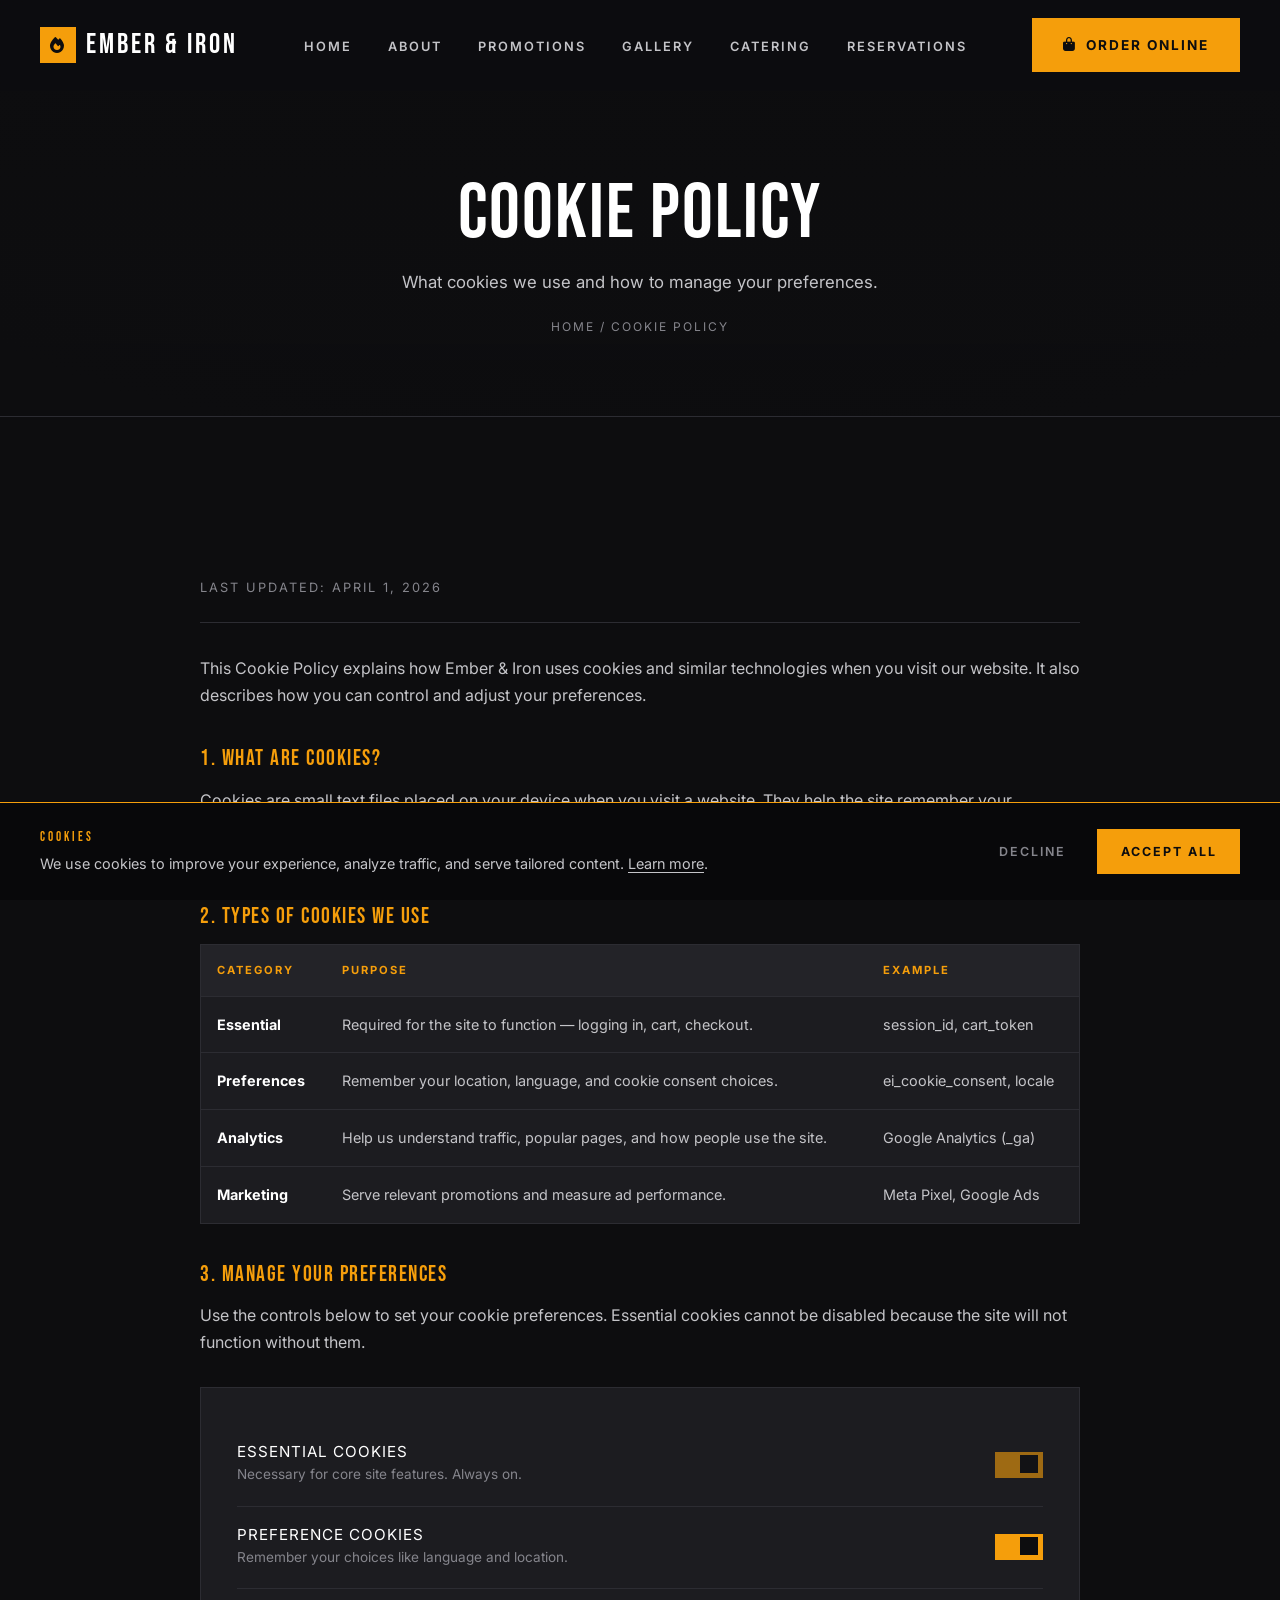
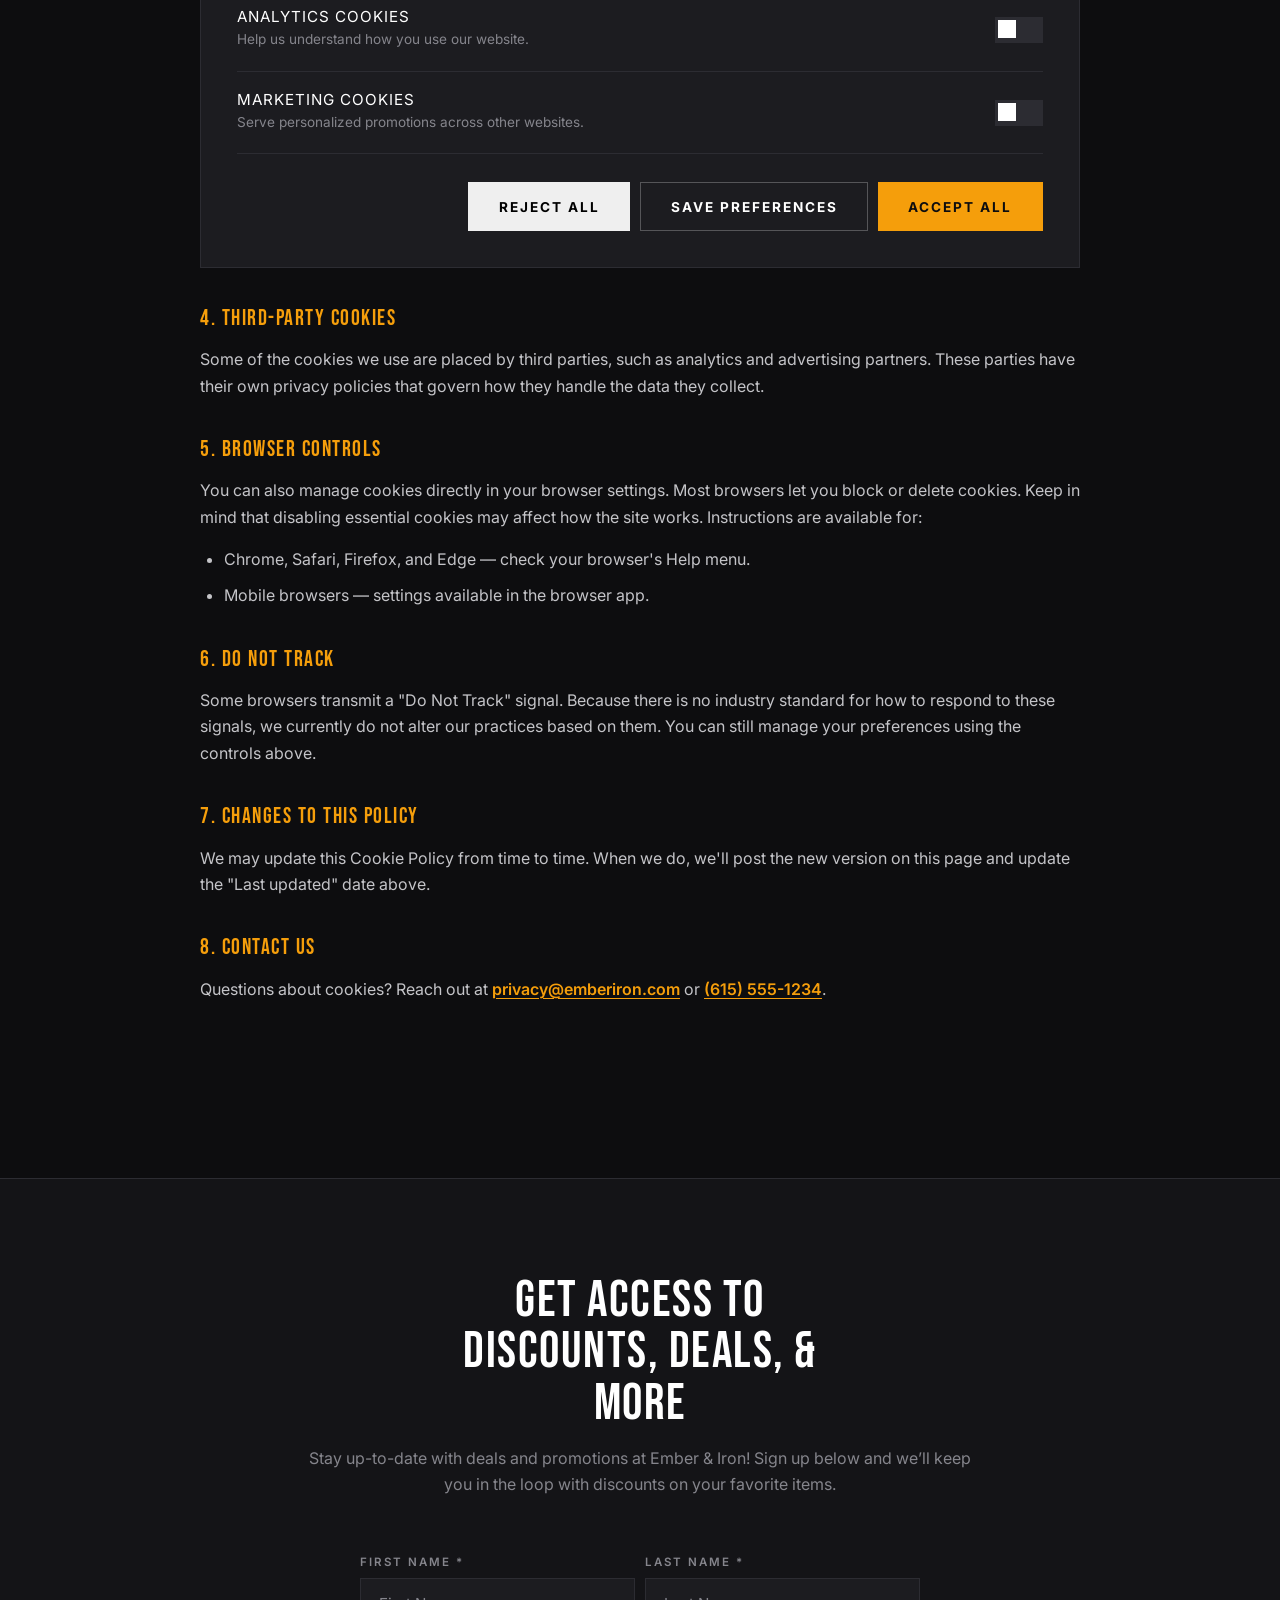
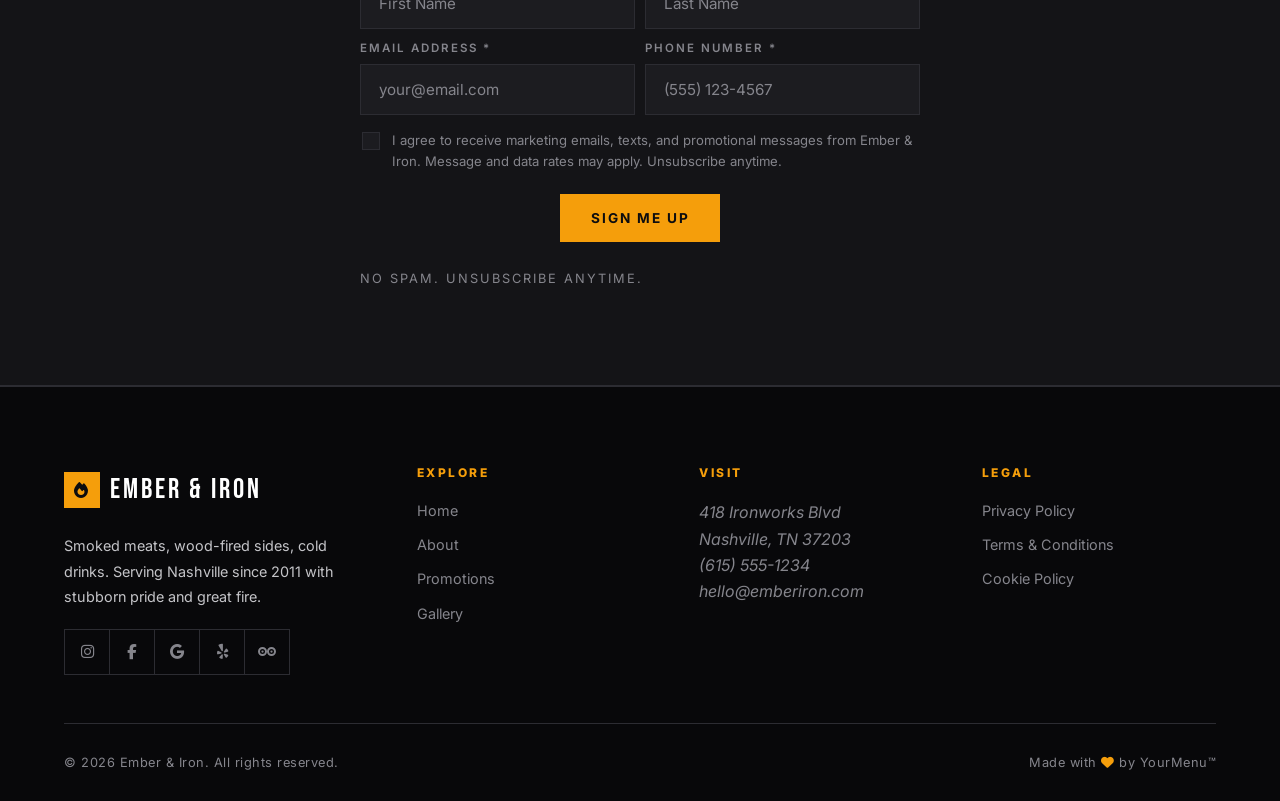
<file: cookies.html>
<!DOCTYPE html>
<html lang="en-US">
<head>
  <meta charset="UTF-8" />
  <meta name="viewport" content="width=device-width, initial-scale=1.0" />
  <title>Cookie Policy — Ember &amp; Iron</title>
  <meta name="description" content="How Ember &amp; Iron uses cookies and how to manage your cookie preferences." />
  <meta name="author" content="Ember &amp; Iron" />
  <meta name="robots" content="index, follow" />
  <meta name="theme-color" content="#0d0d0f" media="(prefers-color-scheme: dark)" />
  <meta name="theme-color" content="#ffffff" media="(prefers-color-scheme: light)" />
  <meta name="format-detection" content="telephone=no" />
  <meta name="google-site-verification" content="REPLACE_WITH_GSC_VERIFICATION_TOKEN" />
  <link rel="canonical" href="https://www.emberiron.com/cookies.html" />

  <link rel="icon" type="image/svg+xml" href="/favicon.svg" />
  <link rel="icon" type="image/x-icon" href="/favicon.ico" sizes="any" />
  <link rel="apple-touch-icon" href="/apple-touch-icon.png" sizes="180x180" />
  <link rel="manifest" href="/site.webmanifest" />

  <meta property="og:type" content="website" />
  <meta property="og:site_name" content="Ember &amp; Iron" />
  <meta property="og:title" content="Cookie Policy — Ember &amp; Iron" />
  <meta property="og:description" content="How we use cookies and how you can manage your preferences." />
  <meta property="og:url" content="https://www.emberiron.com/cookies.html" />
  <meta property="og:locale" content="en_US" />
  <meta name="twitter:card" content="summary" />

  <link rel="preconnect" href="https://fonts.googleapis.com" />
  <link rel="preconnect" href="https://fonts.gstatic.com" crossorigin />
  <link rel="preconnect" href="https://cdnjs.cloudflare.com" crossorigin />
  <link href="https://fonts.googleapis.com/css2?family=Bebas+Neue&family=Inter:wght@300;400;500;600;700;800&display=swap" rel="stylesheet" />
  <link rel="stylesheet" href="https://cdnjs.cloudflare.com/ajax/libs/font-awesome/6.5.1/css/all.min.css" />
  <link rel="stylesheet" href="css/styles.css" />
  <style>
    .cookie-table {
      width: 100%;
      border-collapse: collapse;
      margin: 1rem 0 2rem;
      font-size: 0.9rem;
      background: var(--color-surface);
      border: 1px solid var(--color-border);
    }
    .cookie-table th,
    .cookie-table td {
      text-align: left;
      padding: 1rem;
      border-bottom: 1px solid var(--color-border);
    }
    .cookie-table th {
      background: var(--color-surface-2);
      color: var(--color-primary);
      font-family: var(--font-body);
      font-weight: 700;
      letter-spacing: 2px;
      font-size: 0.7rem;
      text-transform: uppercase;
    }
    .cookie-table td { color: var(--color-text-dim); }
    .cookie-table td strong { color: #fff; }
    .cookie-table tr:last-child td { border-bottom: 0; }
    .consent-panel {
      background: var(--color-surface);
      padding: 2.25rem;
      border: 1px solid var(--color-border);
      margin: 2rem 0;
      min-inline-size: 0;
    }
    .consent-row {
      display: flex;
      justify-content: space-between;
      align-items: center;
      padding: 1.25rem 0;
      border-bottom: 1px solid var(--color-border);
      gap: 1rem;
    }
    .consent-row:last-of-type { border-bottom: 0; }
    .consent-row h4 {
      margin-bottom: 0.25rem;
      font-family: var(--font-body);
      font-size: 0.95rem;
      color: #fff;
      letter-spacing: 1px;
    }
    .consent-row p { color: var(--color-muted); margin: 0; font-size: 0.85rem; }
    .switch {
      position: relative;
      width: 48px;
      height: 26px;
      flex-shrink: 0;
    }
    .switch input { opacity: 0; width: 0; height: 0; }
    .slider-track-ui {
      position: absolute;
      cursor: pointer;
      inset: 0;
      background: var(--color-border);
      transition: 0.3s;
    }
    .slider-track-ui::before {
      content: "";
      position: absolute;
      height: 18px; width: 18px;
      left: 3px; top: 3px;
      background: #fff;
      transition: 0.3s;
    }
    .switch input:checked + .slider-track-ui { background: var(--color-primary); }
    .switch input:checked + .slider-track-ui::before { transform: translateX(22px); background: var(--color-bg); }
    .switch input:disabled + .slider-track-ui { background: var(--color-primary); opacity: 0.6; cursor: not-allowed; }
    .consent-actions {
      display: flex;
      gap: 0.6rem;
      flex-wrap: wrap;
      margin-top: 1.75rem;
      justify-content: flex-end;
    }
  </style>
  <script type="application/ld+json">
  {
    "@context": "https://schema.org",
    "@type": "BreadcrumbList",
    "itemListElement": [
      {"@type": "ListItem", "position": 1, "name": "Home", "item": "https://www.emberiron.com/"},
      {"@type": "ListItem", "position": 2, "name": "Cookie Policy", "item": "https://www.emberiron.com/cookies.html"}
    ]
  }
  </script>
</head>
<body>

  <a class="skip-link" href="#main-content">Skip to main content</a>

  <header class="site-header" role="banner">
    <div class="container nav">
      <a href="index.html" class="brand">
        <span class="brand-mark" aria-hidden="true"><i class="fa-solid fa-fire"></i></span>
        Ember &amp; Iron
      </a>
      <nav class="primary-nav" aria-label="Primary">
        <ul class="nav-links">
          <li><a href="index.html">Home</a></li>
          <li><a href="about.html">About</a></li>
          <li><a href="promotions.html">Promotions</a></li>
          <li><a href="gallery.html">Gallery</a></li>
          <li><a href="https://order.yourmenu.com/tommystacos" rel="noopener noreferrer" target="_blank">Catering</a></li>
          <li><a href="https://www.opentable.com/" rel="noopener noreferrer" target="_blank">Reservations</a></li>
        </ul>
      </nav>
      <div class="nav-cta">
        <a href="https://order.yourmenu.com/tommystacos" class="btn btn-primary" rel="noopener noreferrer" target="_blank"><i class="fa-solid fa-bag-shopping" aria-hidden="true"></i> Order Online</a>
        <button class="nav-toggle" aria-label="Toggle navigation menu" aria-expanded="false" aria-controls="primary-navigation" type="button">
          <span aria-hidden="true"></span><span aria-hidden="true"></span><span aria-hidden="true"></span>
        </button>
      </div>
    </div>
  </header>

  <main id="main-content" role="main">

  <section class="page-hero" aria-labelledby="page-heading">
    <div class="container">
      <h1 id="page-heading">Cookie Policy</h1>
      <p>What cookies we use and how to manage your preferences.</p>
      <nav class="breadcrumb" aria-label="Breadcrumb">
        <a href="index.html">Home</a> <span aria-hidden="true">/</span> <span aria-current="page">Cookie Policy</span>
      </nav>
    </div>
  </section>

  <section aria-labelledby="page-heading">
    <div class="container">
      <article class="text-page">
        <p class="updated"><time datetime="2026-04-01">Last updated: April 1, 2026</time></p>

        <p>This Cookie Policy explains how Ember &amp; Iron uses cookies and similar technologies when you visit our website. It also describes how you can control and adjust your preferences.</p>

        <h2>1. What Are Cookies?</h2>
        <p>Cookies are small text files placed on your device when you visit a website. They help the site remember your preferences, keep you signed in, and understand how visitors interact with the site. Similar technologies like pixels and local storage work in comparable ways.</p>

        <h2>2. Types of Cookies We Use</h2>
        <table class="cookie-table">
          <caption class="sr-only">Categories of cookies used on this site, their purpose, and examples</caption>
          <thead>
            <tr>
              <th scope="col">Category</th>
              <th scope="col">Purpose</th>
              <th scope="col">Example</th>
            </tr>
          </thead>
          <tbody>
            <tr>
              <td><strong>Essential</strong></td>
              <td>Required for the site to function — logging in, cart, checkout.</td>
              <td>session_id, cart_token</td>
            </tr>
            <tr>
              <td><strong>Preferences</strong></td>
              <td>Remember your location, language, and cookie consent choices.</td>
              <td>ei_cookie_consent, locale</td>
            </tr>
            <tr>
              <td><strong>Analytics</strong></td>
              <td>Help us understand traffic, popular pages, and how people use the site.</td>
              <td>Google Analytics (_ga)</td>
            </tr>
            <tr>
              <td><strong>Marketing</strong></td>
              <td>Serve relevant promotions and measure ad performance.</td>
              <td>Meta Pixel, Google Ads</td>
            </tr>
          </tbody>
        </table>

        <h2>3. Manage Your Preferences</h2>
        <p>Use the controls below to set your cookie preferences. Essential cookies cannot be disabled because the site will not function without them.</p>

        <fieldset class="consent-panel">
          <legend class="sr-only">Manage your cookie preferences</legend>
          <div class="consent-row">
            <div>
              <h4 id="essential-label">Essential Cookies</h4>
              <p id="essential-desc">Necessary for core site features. Always on.</p>
            </div>
            <label class="switch">
              <span class="sr-only">Essential cookies (required, cannot be disabled)</span>
              <input type="checkbox" checked disabled aria-labelledby="essential-label" aria-describedby="essential-desc" />
              <span class="slider-track-ui" aria-hidden="true"></span>
            </label>
          </div>
          <div class="consent-row">
            <div>
              <h4 id="prefs-label">Preference Cookies</h4>
              <p id="prefs-desc">Remember your choices like language and location.</p>
            </div>
            <label class="switch">
              <span class="sr-only">Preference cookies toggle</span>
              <input type="checkbox" data-cookie="preferences" checked aria-labelledby="prefs-label" aria-describedby="prefs-desc" />
              <span class="slider-track-ui" aria-hidden="true"></span>
            </label>
          </div>
          <div class="consent-row">
            <div>
              <h4 id="analytics-label">Analytics Cookies</h4>
              <p id="analytics-desc">Help us understand how you use our website.</p>
            </div>
            <label class="switch">
              <span class="sr-only">Analytics cookies toggle</span>
              <input type="checkbox" data-cookie="analytics" aria-labelledby="analytics-label" aria-describedby="analytics-desc" />
              <span class="slider-track-ui" aria-hidden="true"></span>
            </label>
          </div>
          <div class="consent-row">
            <div>
              <h4 id="marketing-label">Marketing Cookies</h4>
              <p id="marketing-desc">Serve personalized promotions across other websites.</p>
            </div>
            <label class="switch">
              <span class="sr-only">Marketing cookies toggle</span>
              <input type="checkbox" data-cookie="marketing" aria-labelledby="marketing-label" aria-describedby="marketing-desc" />
              <span class="slider-track-ui" aria-hidden="true"></span>
            </label>
          </div>
          <div class="consent-actions">
            <button class="btn btn-text" id="rejectAll" type="button">Reject All</button>
            <button class="btn btn-outline" id="savePrefs" type="button">Save Preferences</button>
            <button class="btn btn-primary" id="acceptAll" type="button">Accept All</button>
          </div>
        </fieldset>

        <h2>4. Third-Party Cookies</h2>
        <p>Some of the cookies we use are placed by third parties, such as analytics and advertising partners. These parties have their own privacy policies that govern how they handle the data they collect.</p>

        <h2>5. Browser Controls</h2>
        <p>You can also manage cookies directly in your browser settings. Most browsers let you block or delete cookies. Keep in mind that disabling essential cookies may affect how the site works. Instructions are available for:</p>
        <ul>
          <li>Chrome, Safari, Firefox, and Edge — check your browser's Help menu.</li>
          <li>Mobile browsers — settings available in the browser app.</li>
        </ul>

        <h2>6. Do Not Track</h2>
        <p>Some browsers transmit a "Do Not Track" signal. Because there is no industry standard for how to respond to these signals, we currently do not alter our practices based on them. You can still manage your preferences using the controls above.</p>

        <h2>7. Changes to This Policy</h2>
        <p>We may update this Cookie Policy from time to time. When we do, we'll post the new version on this page and update the "Last updated" date above.</p>

        <h2>8. Contact Us</h2>
        <p>Questions about cookies? Reach out at <a href="mailto:privacy@emberiron.com">privacy@emberiron.com</a> or <a href="tel:+16155551234">(615) 555-1234</a>.</p>
      </article>
    </div>
  </section>

  <!-- Subscribe -->
  <section class="signup subscribe" aria-labelledby="subscribe-heading">
    <div class="container">
      <div class="section-header fade-in">
        <h2 id="subscribe-heading" class="subscribe-title">Get Access to Discounts, Deals, &amp; More</h2>
        <p>Stay up-to-date with deals and promotions at Ember &amp; Iron! Sign up below and we’ll keep you in the loop with discounts on your favorite items.</p>
      </div>
      <form class="signup-form fade-in" aria-labelledby="subscribe-heading" novalidate>
        <p class="sr-only">Fields marked as required must be filled in.</p>
        <div class="signup-row">
          <div class="field">
            <label for="sub-firstName">First Name <span aria-hidden="true">*</span></label>
            <input id="sub-firstName" type="text" name="firstName" placeholder="First Name" autocomplete="given-name" required aria-required="true" />
          </div>
          <div class="field">
            <label for="sub-lastName">Last Name <span aria-hidden="true">*</span></label>
            <input id="sub-lastName" type="text" name="lastName" placeholder="Last Name" autocomplete="family-name" required aria-required="true" />
          </div>
        </div>
        <div class="signup-row">
          <div class="field">
            <label for="sub-email">Email Address <span aria-hidden="true">*</span></label>
            <input id="sub-email" type="email" name="email" placeholder="your@email.com" autocomplete="email" required aria-required="true" />
          </div>
          <div class="field">
            <label for="sub-phone">Phone Number <span aria-hidden="true">*</span></label>
            <input id="sub-phone" type="tel" name="phone" placeholder="(555) 123-4567" autocomplete="tel" required aria-required="true" />
          </div>
        </div>
        <label class="consent-check" for="sub-marketingConsent">
          <input id="sub-marketingConsent" type="checkbox" name="marketingConsent" required aria-required="true" />
          <span>I agree to receive marketing emails, texts, and promotional messages from Ember &amp; Iron. Message and data rates may apply. Unsubscribe anytime.</span>
        </label>
        <button type="submit" class="btn btn-primary">Sign Me Up</button>
        <p class="form-msg" role="status" aria-live="polite">No spam. Unsubscribe anytime.</p>
      </form>
    </div>
  </section>

  </main>

  <footer class="site-footer" role="contentinfo">
    <div class="container">
      <div class="footer-grid">
        <div class="footer-brand">
          <a href="index.html" class="brand">
            <span class="brand-mark" aria-hidden="true"><i class="fa-solid fa-fire"></i></span>
            Ember &amp; Iron
          </a>
          <p>Smoked meats, wood-fired sides, cold drinks. Serving Nashville since 2011 with stubborn pride and great fire.</p>
          <ul class="footer-social" role="list" aria-label="Follow Ember and Iron">
            <li><a href="https://www.instagram.com/emberiron" aria-label="Ember and Iron on Instagram" rel="noopener noreferrer" target="_blank"><i class="fa-brands fa-instagram" aria-hidden="true"></i></a></li>
            <li><a href="https://www.facebook.com/emberiron" aria-label="Ember and Iron on Facebook" rel="noopener noreferrer" target="_blank"><i class="fa-brands fa-facebook-f" aria-hidden="true"></i></a></li>
            <li><a href="https://www.google.com/maps/place/Ember+and+Iron" aria-label="Ember and Iron on Google" rel="noopener noreferrer" target="_blank"><i class="fa-brands fa-google" aria-hidden="true"></i></a></li>
            <li><a href="https://www.yelp.com/biz/ember-and-iron-nashville" aria-label="Ember and Iron on Yelp" rel="noopener noreferrer" target="_blank"><i class="fa-brands fa-yelp" aria-hidden="true"></i></a></li>
            <li><a href="https://www.tripadvisor.com/Restaurant_Review-Ember-and-Iron" aria-label="Ember and Iron on TripAdvisor" rel="noopener noreferrer" target="_blank"><svg class="social-svg" xmlns="http://www.w3.org/2000/svg" viewBox="0 0 32 16" width="22" height="14" fill="currentColor" aria-hidden="true"><path d="M8 0a8 8 0 1 0 0 16A8 8 0 0 0 8 0zm0 12.5A4.5 4.5 0 1 1 8 3.5a4.5 4.5 0 0 1 0 9zm16-12.5a8 8 0 1 0 0 16 8 8 0 0 0 0-16zm0 12.5a4.5 4.5 0 1 1 0-9 4.5 4.5 0 0 1 0 9z"/><circle cx="8" cy="8" r="2"/><circle cx="24" cy="8" r="2"/></svg></a></li>
          </ul>
        </div>
        <nav class="footer-col" aria-labelledby="footer-explore">
          <h4 id="footer-explore">Explore</h4>
          <ul>
            <li><a href="index.html">Home</a></li>
            <li><a href="about.html">About</a></li>
            <li><a href="promotions.html">Promotions</a></li>
            <li><a href="gallery.html">Gallery</a></li>
          </ul>
        </nav>
        <div class="footer-col">
          <h4 id="footer-visit">Visit</h4>
          <address aria-labelledby="footer-visit">
            418 Ironworks Blvd<br/>
            Nashville, TN 37203<br/>
            <a href="tel:+16155551234">(615) 555-1234</a><br/>
            <a href="mailto:hello@emberiron.com">hello@emberiron.com</a>
          </address>
        </div>
        <nav class="footer-col" aria-labelledby="footer-legal">
          <h4 id="footer-legal">Legal</h4>
          <ul>
            <li><a href="privacy.html">Privacy Policy</a></li>
            <li><a href="terms.html">Terms &amp; Conditions</a></li>
            <li><a href="cookies.html">Cookie Policy</a></li>
          </ul>
        </nav>
      </div>
      <div class="footer-bottom">
        <span>© <span data-year>2026</span> Ember &amp; Iron. All rights reserved.</span>
        <a href="https://yourmenu.com/" class="footer-credit" rel="noopener noreferrer" target="_blank">Made with <i class="fa-solid fa-heart icon-heart" aria-hidden="true"></i><span class="sr-only">love</span> by YourMenu™</a>
      </div>
    </div>
  </footer>

  <div class="cookie-banner" role="region" aria-label="Cookie consent">
    <div class="cookie-inner">
      <p><strong>Cookies</strong>We use cookies to improve your experience, analyze traffic, and serve tailored content. <a href="cookies.html">Learn more</a>.</p>
      <div class="cookie-actions">
        <button class="btn btn-text" data-consent="declined" type="button">Decline</button>
        <button class="btn btn-primary" data-consent="accepted" type="button">Accept All</button>
      </div>
    </div>
  </div>

  <script src="js/main.js"></script>
  <script>
    const toggles = document.querySelectorAll('[data-cookie]');
    const KEY = 'ei_cookie_prefs';
    const stored = JSON.parse(localStorage.getItem(KEY) || '{}');
    toggles.forEach(t => {
      if (stored[t.dataset.cookie] !== undefined) t.checked = stored[t.dataset.cookie];
    });
    const save = (prefs) => {
      localStorage.setItem(KEY, JSON.stringify(prefs));
      localStorage.setItem('ei_cookie_consent', 'custom');
      alert('Your cookie preferences have been saved.');
    };
    document.getElementById('savePrefs').addEventListener('click', () => {
      const prefs = {};
      toggles.forEach(t => (prefs[t.dataset.cookie] = t.checked));
      save(prefs);
    });
    document.getElementById('acceptAll').addEventListener('click', () => {
      toggles.forEach(t => (t.checked = true));
      save({ preferences: true, analytics: true, marketing: true });
    });
    document.getElementById('rejectAll').addEventListener('click', () => {
      toggles.forEach(t => (t.checked = false));
      save({ preferences: false, analytics: false, marketing: false });
    });
  </script>
</body>
</html>
</file>
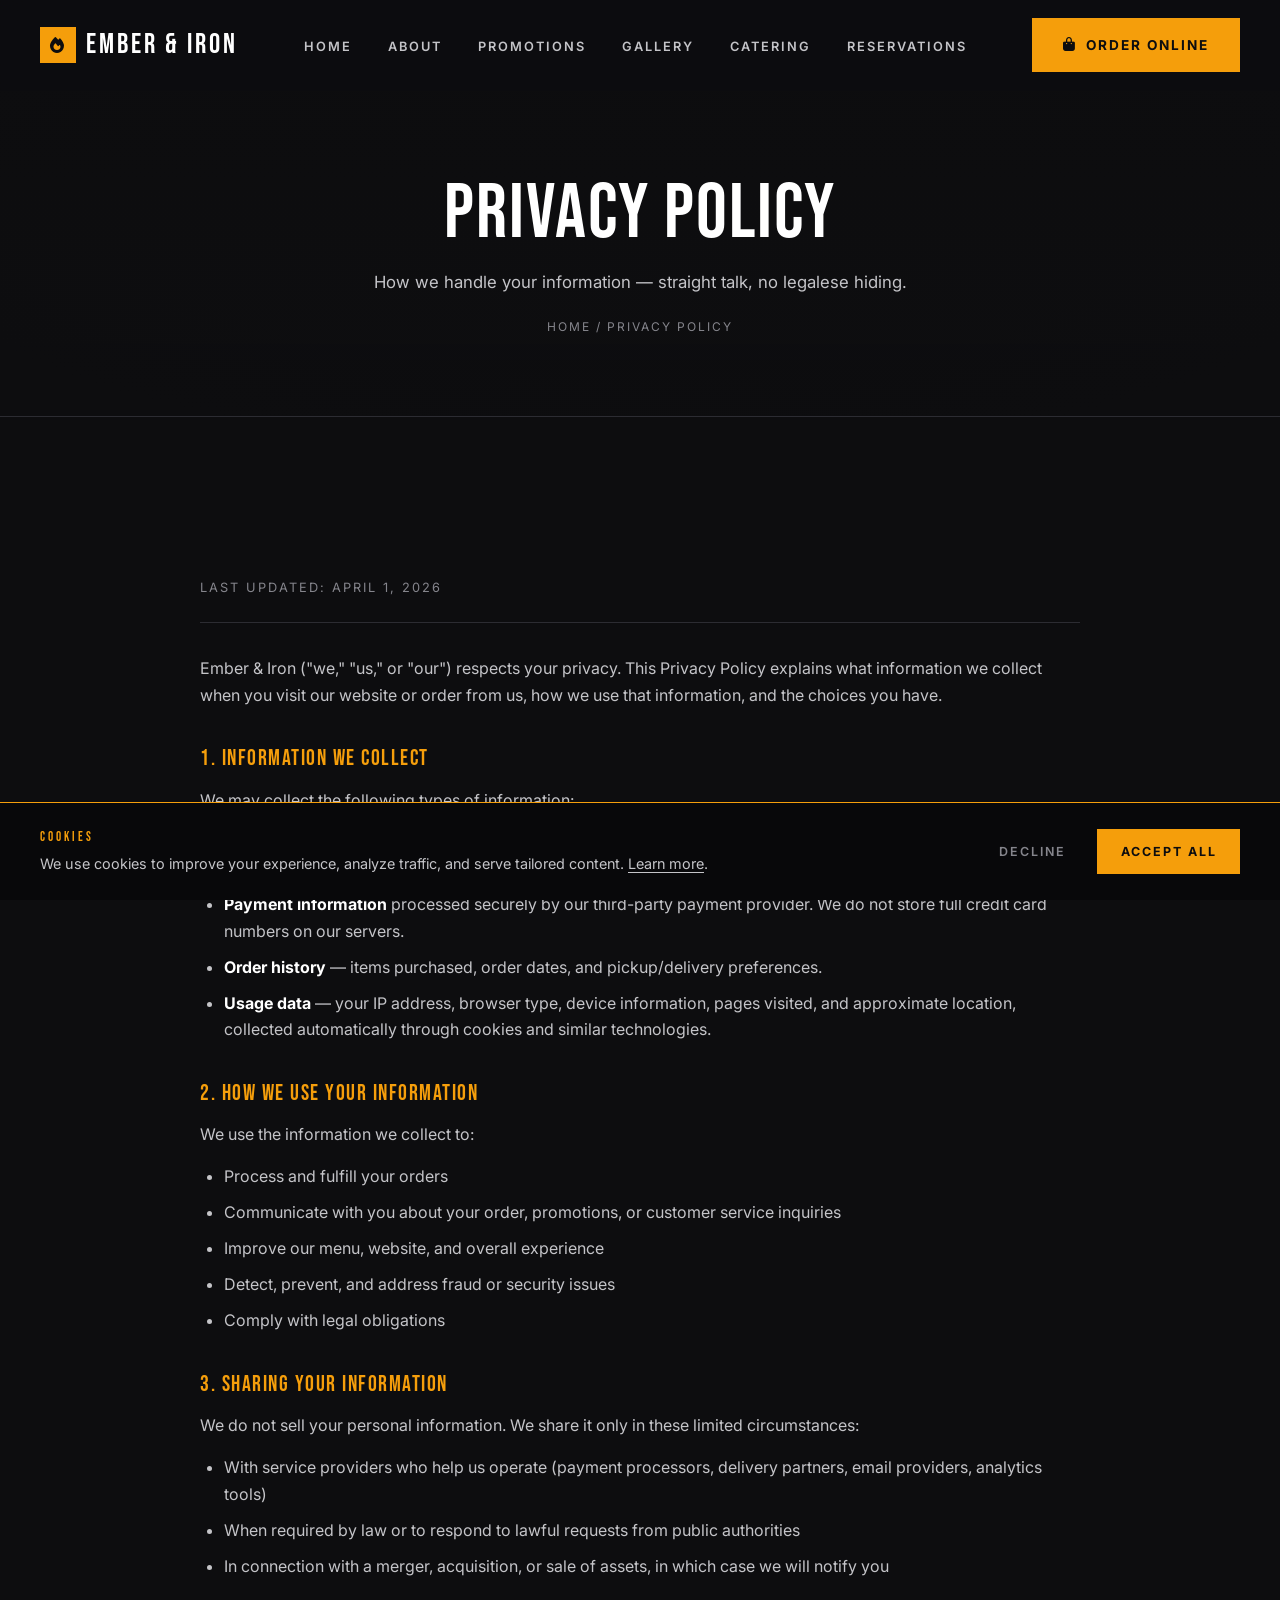
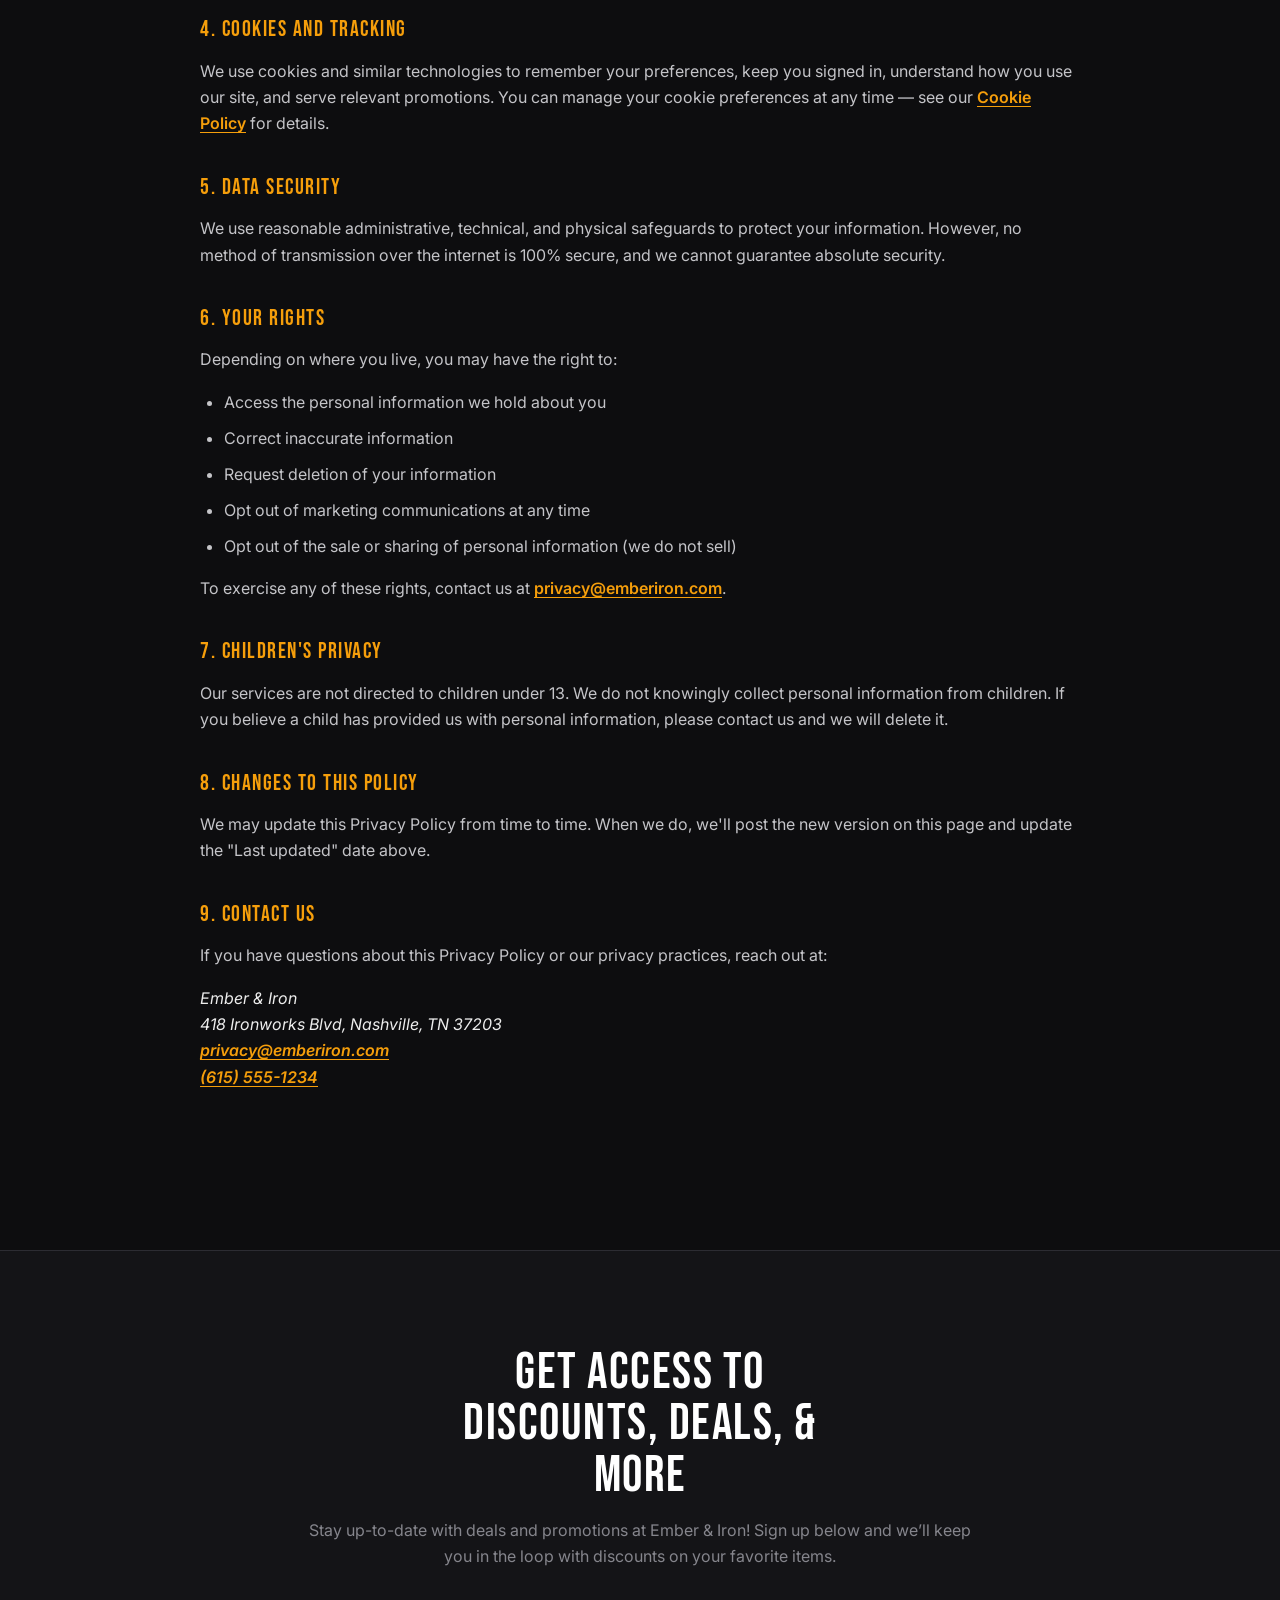
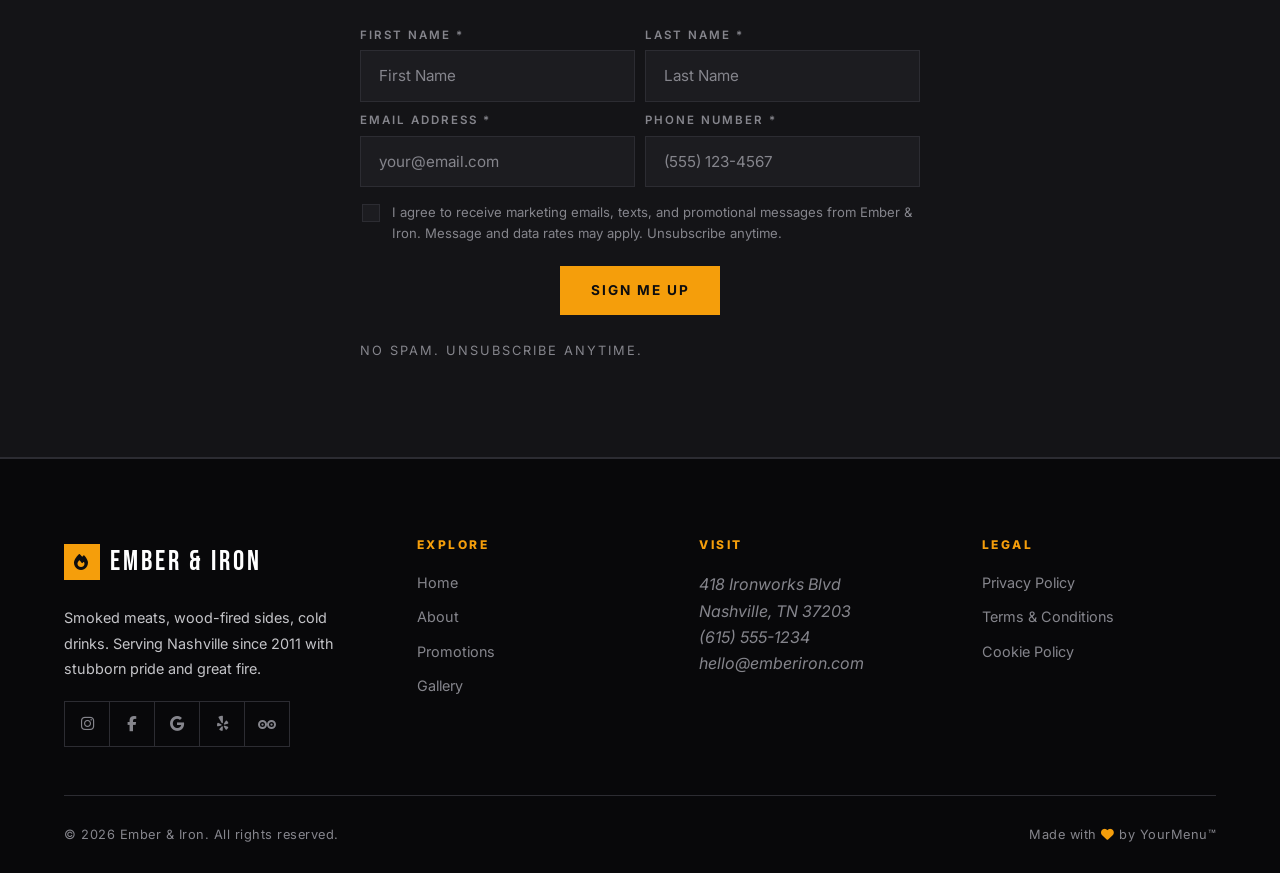
<file: privacy.html>
<!DOCTYPE html>
<html lang="en-US">
<head>
  <meta charset="UTF-8" />
  <meta name="viewport" content="width=device-width, initial-scale=1.0" />
  <title>Privacy Policy — Ember &amp; Iron</title>
  <meta name="description" content="How Ember &amp; Iron collects, uses, and protects your personal information when you visit or order from us." />
  <meta name="author" content="Ember &amp; Iron" />
  <meta name="robots" content="index, follow" />
  <meta name="theme-color" content="#0d0d0f" media="(prefers-color-scheme: dark)" />
  <meta name="theme-color" content="#ffffff" media="(prefers-color-scheme: light)" />
  <meta name="format-detection" content="telephone=no" />
  <meta name="google-site-verification" content="REPLACE_WITH_GSC_VERIFICATION_TOKEN" />
  <link rel="canonical" href="https://www.emberiron.com/privacy.html" />

  <link rel="icon" type="image/svg+xml" href="/favicon.svg" />
  <link rel="icon" type="image/x-icon" href="/favicon.ico" sizes="any" />
  <link rel="apple-touch-icon" href="/apple-touch-icon.png" sizes="180x180" />
  <link rel="manifest" href="/site.webmanifest" />

  <meta property="og:type" content="website" />
  <meta property="og:site_name" content="Ember &amp; Iron" />
  <meta property="og:title" content="Privacy Policy — Ember &amp; Iron" />
  <meta property="og:description" content="How Ember &amp; Iron handles your personal information." />
  <meta property="og:url" content="https://www.emberiron.com/privacy.html" />
  <meta property="og:locale" content="en_US" />
  <meta name="twitter:card" content="summary" />

  <link rel="preconnect" href="https://fonts.googleapis.com" />
  <link rel="preconnect" href="https://fonts.gstatic.com" crossorigin />
  <link rel="preconnect" href="https://cdnjs.cloudflare.com" crossorigin />
  <link href="https://fonts.googleapis.com/css2?family=Bebas+Neue&family=Inter:wght@300;400;500;600;700;800&display=swap" rel="stylesheet" />
  <link rel="stylesheet" href="https://cdnjs.cloudflare.com/ajax/libs/font-awesome/6.5.1/css/all.min.css" />
  <link rel="stylesheet" href="css/styles.css" />

  <script type="application/ld+json">
  {
    "@context": "https://schema.org",
    "@type": "BreadcrumbList",
    "itemListElement": [
      {"@type": "ListItem", "position": 1, "name": "Home", "item": "https://www.emberiron.com/"},
      {"@type": "ListItem", "position": 2, "name": "Privacy Policy", "item": "https://www.emberiron.com/privacy.html"}
    ]
  }
  </script>
</head>
<body>

  <a class="skip-link" href="#main-content">Skip to main content</a>

  <header class="site-header" role="banner">
    <div class="container nav">
      <a href="index.html" class="brand">
        <span class="brand-mark" aria-hidden="true"><i class="fa-solid fa-fire"></i></span>
        Ember &amp; Iron
      </a>
      <nav class="primary-nav" aria-label="Primary">
        <ul class="nav-links">
          <li><a href="index.html">Home</a></li>
          <li><a href="about.html">About</a></li>
          <li><a href="promotions.html">Promotions</a></li>
          <li><a href="gallery.html">Gallery</a></li>
          <li><a href="https://order.yourmenu.com/tommystacos" rel="noopener noreferrer" target="_blank">Catering</a></li>
          <li><a href="https://www.opentable.com/" rel="noopener noreferrer" target="_blank">Reservations</a></li>
        </ul>
      </nav>
      <div class="nav-cta">
        <a href="https://order.yourmenu.com/tommystacos" class="btn btn-primary" rel="noopener noreferrer" target="_blank"><i class="fa-solid fa-bag-shopping" aria-hidden="true"></i> Order Online</a>
        <button class="nav-toggle" aria-label="Toggle navigation menu" aria-expanded="false" aria-controls="primary-navigation" type="button">
          <span aria-hidden="true"></span><span aria-hidden="true"></span><span aria-hidden="true"></span>
        </button>
      </div>
    </div>
  </header>

  <main id="main-content" role="main">

  <section class="page-hero" aria-labelledby="page-heading">
    <div class="container">
      <h1 id="page-heading">Privacy Policy</h1>
      <p>How we handle your information — straight talk, no legalese hiding.</p>
      <nav class="breadcrumb" aria-label="Breadcrumb">
        <a href="index.html">Home</a> <span aria-hidden="true">/</span> <span aria-current="page">Privacy Policy</span>
      </nav>
    </div>
  </section>

  <section aria-labelledby="page-heading">
    <div class="container">
      <article class="text-page">
        <p class="updated"><time datetime="2026-04-01">Last updated: April 1, 2026</time></p>

        <p>Ember &amp; Iron ("we," "us," or "our") respects your privacy. This Privacy Policy explains what information we collect when you visit our website or order from us, how we use that information, and the choices you have.</p>

        <h2>1. Information We Collect</h2>
        <p>We may collect the following types of information:</p>
        <ul>
          <li><strong>Contact information</strong> you provide — name, email address, phone number, and delivery address when you place an order or sign up for promotions.</li>
          <li><strong>Payment information</strong> processed securely by our third-party payment provider. We do not store full credit card numbers on our servers.</li>
          <li><strong>Order history</strong> — items purchased, order dates, and pickup/delivery preferences.</li>
          <li><strong>Usage data</strong> — your IP address, browser type, device information, pages visited, and approximate location, collected automatically through cookies and similar technologies.</li>
        </ul>

        <h2>2. How We Use Your Information</h2>
        <p>We use the information we collect to:</p>
        <ul>
          <li>Process and fulfill your orders</li>
          <li>Communicate with you about your order, promotions, or customer service inquiries</li>
          <li>Improve our menu, website, and overall experience</li>
          <li>Detect, prevent, and address fraud or security issues</li>
          <li>Comply with legal obligations</li>
        </ul>

        <h2>3. Sharing Your Information</h2>
        <p>We do not sell your personal information. We share it only in these limited circumstances:</p>
        <ul>
          <li>With service providers who help us operate (payment processors, delivery partners, email providers, analytics tools)</li>
          <li>When required by law or to respond to lawful requests from public authorities</li>
          <li>In connection with a merger, acquisition, or sale of assets, in which case we will notify you</li>
        </ul>

        <h2>4. Cookies and Tracking</h2>
        <p>We use cookies and similar technologies to remember your preferences, keep you signed in, understand how you use our site, and serve relevant promotions. You can manage your cookie preferences at any time — see our <a href="cookies.html">Cookie Policy</a> for details.</p>

        <h2>5. Data Security</h2>
        <p>We use reasonable administrative, technical, and physical safeguards to protect your information. However, no method of transmission over the internet is 100% secure, and we cannot guarantee absolute security.</p>

        <h2>6. Your Rights</h2>
        <p>Depending on where you live, you may have the right to:</p>
        <ul>
          <li>Access the personal information we hold about you</li>
          <li>Correct inaccurate information</li>
          <li>Request deletion of your information</li>
          <li>Opt out of marketing communications at any time</li>
          <li>Opt out of the sale or sharing of personal information (we do not sell)</li>
        </ul>
        <p>To exercise any of these rights, contact us at <a href="mailto:privacy@emberiron.com">privacy@emberiron.com</a>.</p>

        <h2>7. Children's Privacy</h2>
        <p>Our services are not directed to children under 13. We do not knowingly collect personal information from children. If you believe a child has provided us with personal information, please contact us and we will delete it.</p>

        <h2>8. Changes to This Policy</h2>
        <p>We may update this Privacy Policy from time to time. When we do, we'll post the new version on this page and update the "Last updated" date above.</p>

        <h2>9. Contact Us</h2>
        <p>If you have questions about this Privacy Policy or our privacy practices, reach out at:</p>
        <address>
          Ember &amp; Iron<br/>
          418 Ironworks Blvd, Nashville, TN 37203<br/>
          <a href="mailto:privacy@emberiron.com">privacy@emberiron.com</a><br/>
          <a href="tel:+16155551234">(615) 555-1234</a>
        </address>
      </article>
    </div>
  </section>

  <!-- Subscribe -->
  <section class="signup subscribe" aria-labelledby="subscribe-heading">
    <div class="container">
      <div class="section-header fade-in">
        <h2 id="subscribe-heading" class="subscribe-title">Get Access to Discounts, Deals, &amp; More</h2>
        <p>Stay up-to-date with deals and promotions at Ember &amp; Iron! Sign up below and we’ll keep you in the loop with discounts on your favorite items.</p>
      </div>
      <form class="signup-form fade-in" aria-labelledby="subscribe-heading" novalidate>
        <p class="sr-only">Fields marked as required must be filled in.</p>
        <div class="signup-row">
          <div class="field">
            <label for="sub-firstName">First Name <span aria-hidden="true">*</span></label>
            <input id="sub-firstName" type="text" name="firstName" placeholder="First Name" autocomplete="given-name" required aria-required="true" />
          </div>
          <div class="field">
            <label for="sub-lastName">Last Name <span aria-hidden="true">*</span></label>
            <input id="sub-lastName" type="text" name="lastName" placeholder="Last Name" autocomplete="family-name" required aria-required="true" />
          </div>
        </div>
        <div class="signup-row">
          <div class="field">
            <label for="sub-email">Email Address <span aria-hidden="true">*</span></label>
            <input id="sub-email" type="email" name="email" placeholder="your@email.com" autocomplete="email" required aria-required="true" />
          </div>
          <div class="field">
            <label for="sub-phone">Phone Number <span aria-hidden="true">*</span></label>
            <input id="sub-phone" type="tel" name="phone" placeholder="(555) 123-4567" autocomplete="tel" required aria-required="true" />
          </div>
        </div>
        <label class="consent-check" for="sub-marketingConsent">
          <input id="sub-marketingConsent" type="checkbox" name="marketingConsent" required aria-required="true" />
          <span>I agree to receive marketing emails, texts, and promotional messages from Ember &amp; Iron. Message and data rates may apply. Unsubscribe anytime.</span>
        </label>
        <button type="submit" class="btn btn-primary">Sign Me Up</button>
        <p class="form-msg" role="status" aria-live="polite">No spam. Unsubscribe anytime.</p>
      </form>
    </div>
  </section>

  </main>

  <footer class="site-footer" role="contentinfo">
    <div class="container">
      <div class="footer-grid">
        <div class="footer-brand">
          <a href="index.html" class="brand">
            <span class="brand-mark" aria-hidden="true"><i class="fa-solid fa-fire"></i></span>
            Ember &amp; Iron
          </a>
          <p>Smoked meats, wood-fired sides, cold drinks. Serving Nashville since 2011 with stubborn pride and great fire.</p>
          <ul class="footer-social" role="list" aria-label="Follow Ember and Iron">
            <li><a href="https://www.instagram.com/emberiron" aria-label="Ember and Iron on Instagram" rel="noopener noreferrer" target="_blank"><i class="fa-brands fa-instagram" aria-hidden="true"></i></a></li>
            <li><a href="https://www.facebook.com/emberiron" aria-label="Ember and Iron on Facebook" rel="noopener noreferrer" target="_blank"><i class="fa-brands fa-facebook-f" aria-hidden="true"></i></a></li>
            <li><a href="https://www.google.com/maps/place/Ember+and+Iron" aria-label="Ember and Iron on Google" rel="noopener noreferrer" target="_blank"><i class="fa-brands fa-google" aria-hidden="true"></i></a></li>
            <li><a href="https://www.yelp.com/biz/ember-and-iron-nashville" aria-label="Ember and Iron on Yelp" rel="noopener noreferrer" target="_blank"><i class="fa-brands fa-yelp" aria-hidden="true"></i></a></li>
            <li><a href="https://www.tripadvisor.com/Restaurant_Review-Ember-and-Iron" aria-label="Ember and Iron on TripAdvisor" rel="noopener noreferrer" target="_blank"><svg class="social-svg" xmlns="http://www.w3.org/2000/svg" viewBox="0 0 32 16" width="22" height="14" fill="currentColor" aria-hidden="true"><path d="M8 0a8 8 0 1 0 0 16A8 8 0 0 0 8 0zm0 12.5A4.5 4.5 0 1 1 8 3.5a4.5 4.5 0 0 1 0 9zm16-12.5a8 8 0 1 0 0 16 8 8 0 0 0 0-16zm0 12.5a4.5 4.5 0 1 1 0-9 4.5 4.5 0 0 1 0 9z"/><circle cx="8" cy="8" r="2"/><circle cx="24" cy="8" r="2"/></svg></a></li>
          </ul>
        </div>
        <nav class="footer-col" aria-labelledby="footer-explore">
          <h4 id="footer-explore">Explore</h4>
          <ul>
            <li><a href="index.html">Home</a></li>
            <li><a href="about.html">About</a></li>
            <li><a href="promotions.html">Promotions</a></li>
            <li><a href="gallery.html">Gallery</a></li>
          </ul>
        </nav>
        <div class="footer-col">
          <h4 id="footer-visit">Visit</h4>
          <address aria-labelledby="footer-visit">
            418 Ironworks Blvd<br/>
            Nashville, TN 37203<br/>
            <a href="tel:+16155551234">(615) 555-1234</a><br/>
            <a href="mailto:hello@emberiron.com">hello@emberiron.com</a>
          </address>
        </div>
        <nav class="footer-col" aria-labelledby="footer-legal">
          <h4 id="footer-legal">Legal</h4>
          <ul>
            <li><a href="privacy.html">Privacy Policy</a></li>
            <li><a href="terms.html">Terms &amp; Conditions</a></li>
            <li><a href="cookies.html">Cookie Policy</a></li>
          </ul>
        </nav>
      </div>
      <div class="footer-bottom">
        <span>© <span data-year>2026</span> Ember &amp; Iron. All rights reserved.</span>
        <a href="https://yourmenu.com/" class="footer-credit" rel="noopener noreferrer" target="_blank">Made with <i class="fa-solid fa-heart icon-heart" aria-hidden="true"></i><span class="sr-only">love</span> by YourMenu™</a>
      </div>
    </div>
  </footer>

  <div class="cookie-banner" role="region" aria-label="Cookie consent">
    <div class="cookie-inner">
      <p><strong>Cookies</strong>We use cookies to improve your experience, analyze traffic, and serve tailored content. <a href="cookies.html">Learn more</a>.</p>
      <div class="cookie-actions">
        <button class="btn btn-text" data-consent="declined" type="button">Decline</button>
        <button class="btn btn-primary" data-consent="accepted" type="button">Accept All</button>
      </div>
    </div>
  </div>

  <script src="js/main.js"></script>
</body>
</html>
</file>
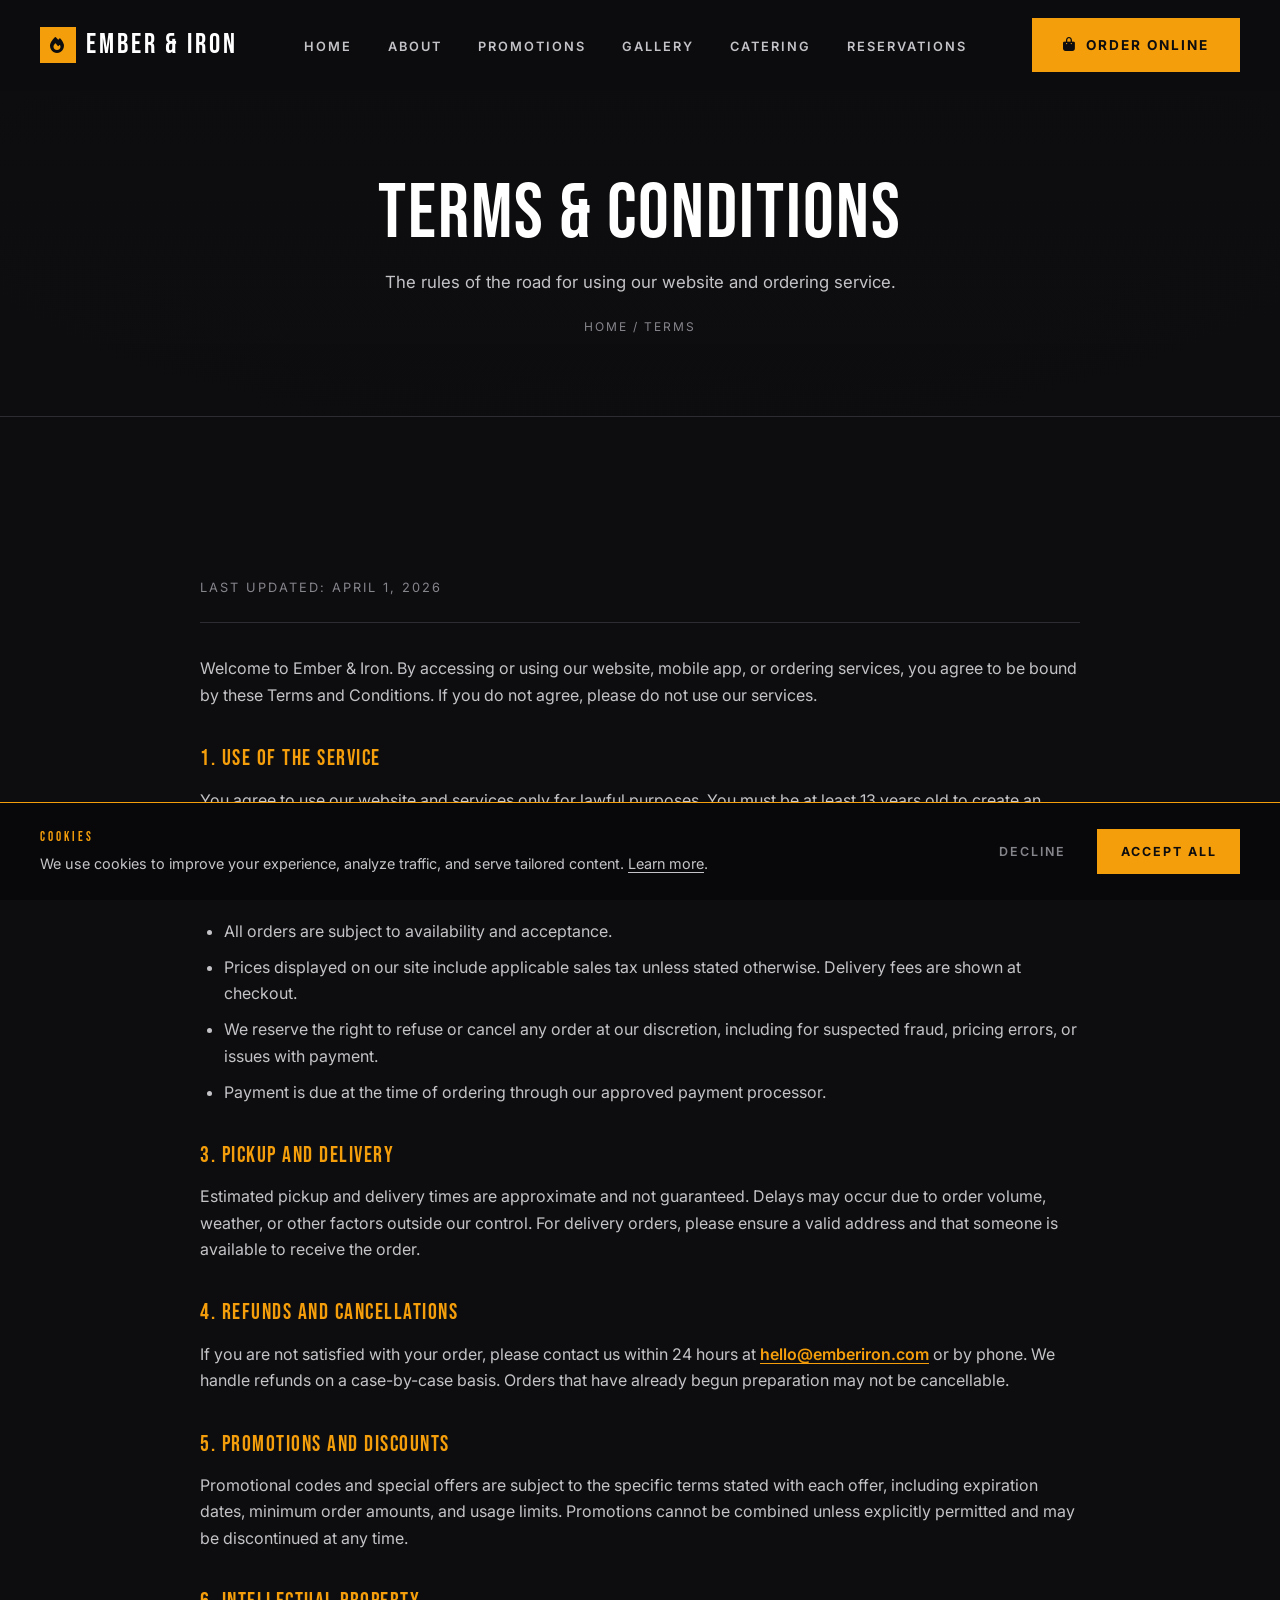
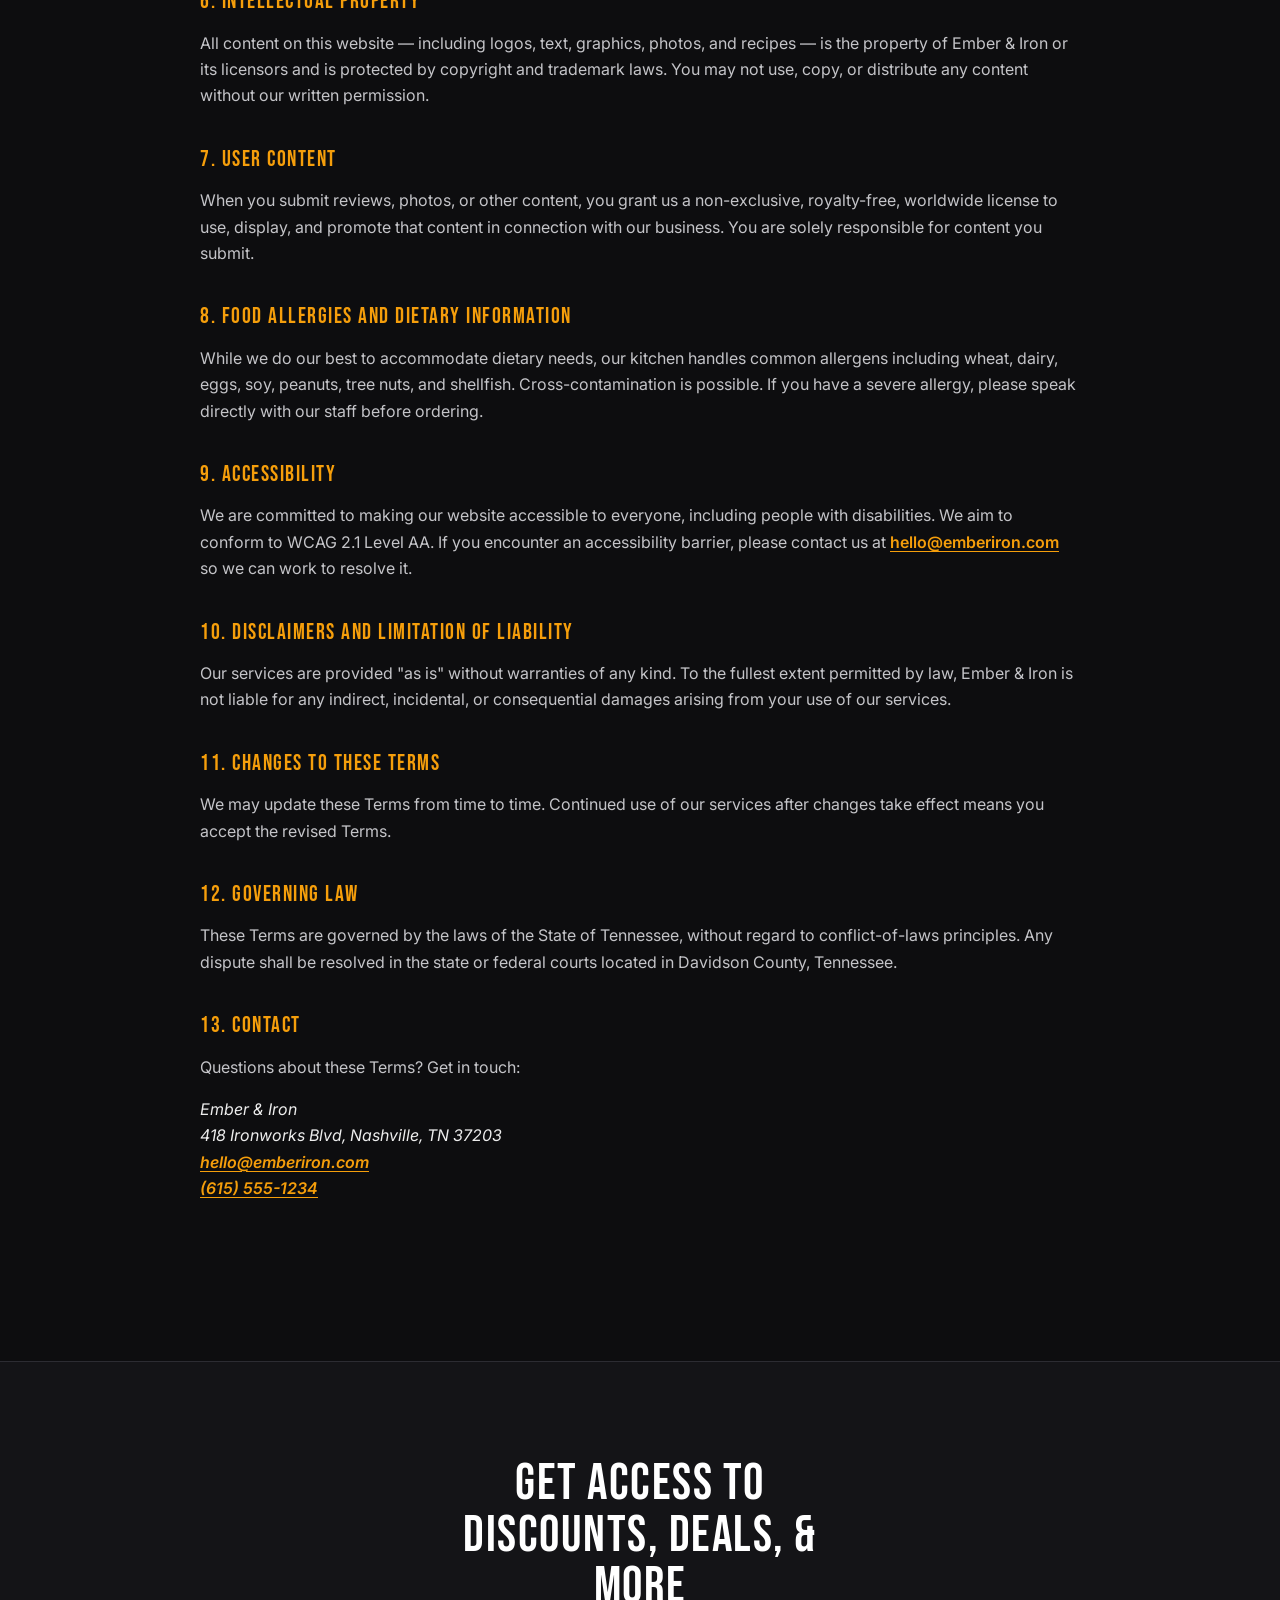
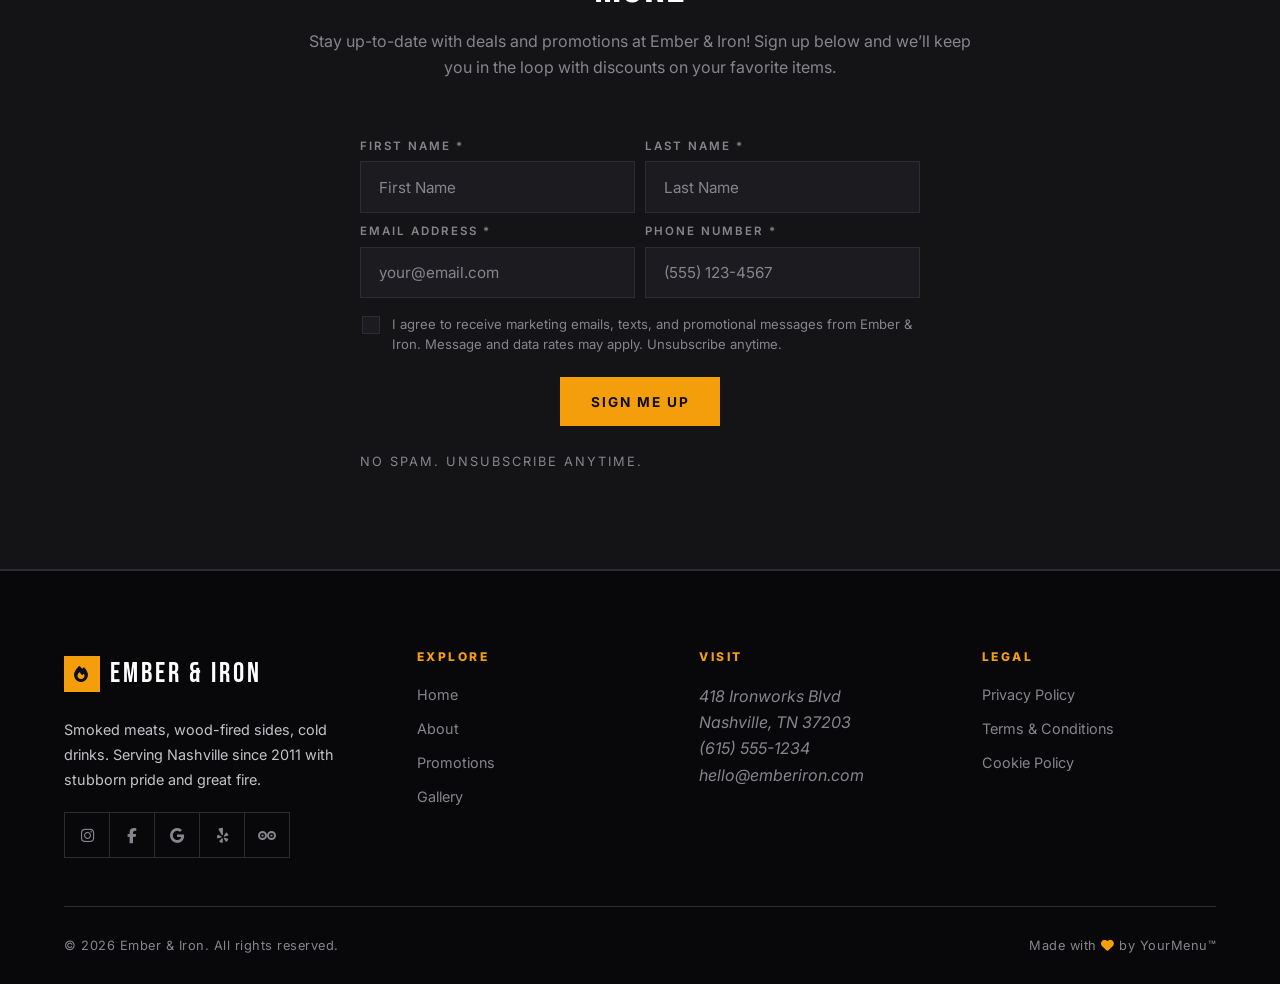
<file: terms.html>
<!DOCTYPE html>
<html lang="en-US">
<head>
  <meta charset="UTF-8" />
  <meta name="viewport" content="width=device-width, initial-scale=1.0" />
  <title>Terms &amp; Conditions — Ember &amp; Iron</title>
  <meta name="description" content="The terms and conditions that govern use of the Ember &amp; Iron website and ordering services." />
  <meta name="author" content="Ember &amp; Iron" />
  <meta name="robots" content="index, follow" />
  <meta name="theme-color" content="#0d0d0f" media="(prefers-color-scheme: dark)" />
  <meta name="theme-color" content="#ffffff" media="(prefers-color-scheme: light)" />
  <meta name="format-detection" content="telephone=no" />
  <meta name="google-site-verification" content="REPLACE_WITH_GSC_VERIFICATION_TOKEN" />
  <link rel="canonical" href="https://www.emberiron.com/terms.html" />

  <link rel="icon" type="image/svg+xml" href="/favicon.svg" />
  <link rel="icon" type="image/x-icon" href="/favicon.ico" sizes="any" />
  <link rel="apple-touch-icon" href="/apple-touch-icon.png" sizes="180x180" />
  <link rel="manifest" href="/site.webmanifest" />

  <meta property="og:type" content="website" />
  <meta property="og:site_name" content="Ember &amp; Iron" />
  <meta property="og:title" content="Terms &amp; Conditions — Ember &amp; Iron" />
  <meta property="og:description" content="The terms for using our website and ordering service." />
  <meta property="og:url" content="https://www.emberiron.com/terms.html" />
  <meta property="og:locale" content="en_US" />
  <meta name="twitter:card" content="summary" />

  <link rel="preconnect" href="https://fonts.googleapis.com" />
  <link rel="preconnect" href="https://fonts.gstatic.com" crossorigin />
  <link rel="preconnect" href="https://cdnjs.cloudflare.com" crossorigin />
  <link href="https://fonts.googleapis.com/css2?family=Bebas+Neue&family=Inter:wght@300;400;500;600;700;800&display=swap" rel="stylesheet" />
  <link rel="stylesheet" href="https://cdnjs.cloudflare.com/ajax/libs/font-awesome/6.5.1/css/all.min.css" />
  <link rel="stylesheet" href="css/styles.css" />

  <script type="application/ld+json">
  {
    "@context": "https://schema.org",
    "@type": "BreadcrumbList",
    "itemListElement": [
      {"@type": "ListItem", "position": 1, "name": "Home", "item": "https://www.emberiron.com/"},
      {"@type": "ListItem", "position": 2, "name": "Terms & Conditions", "item": "https://www.emberiron.com/terms.html"}
    ]
  }
  </script>
</head>
<body>

  <a class="skip-link" href="#main-content">Skip to main content</a>

  <header class="site-header" role="banner">
    <div class="container nav">
      <a href="index.html" class="brand">
        <span class="brand-mark" aria-hidden="true"><i class="fa-solid fa-fire"></i></span>
        Ember &amp; Iron
      </a>
      <nav class="primary-nav" aria-label="Primary">
        <ul class="nav-links">
          <li><a href="index.html">Home</a></li>
          <li><a href="about.html">About</a></li>
          <li><a href="promotions.html">Promotions</a></li>
          <li><a href="gallery.html">Gallery</a></li>
          <li><a href="https://order.yourmenu.com/tommystacos" rel="noopener noreferrer" target="_blank">Catering</a></li>
          <li><a href="https://www.opentable.com/" rel="noopener noreferrer" target="_blank">Reservations</a></li>
        </ul>
      </nav>
      <div class="nav-cta">
        <a href="https://order.yourmenu.com/tommystacos" class="btn btn-primary" rel="noopener noreferrer" target="_blank"><i class="fa-solid fa-bag-shopping" aria-hidden="true"></i> Order Online</a>
        <button class="nav-toggle" aria-label="Toggle navigation menu" aria-expanded="false" aria-controls="primary-navigation" type="button">
          <span aria-hidden="true"></span><span aria-hidden="true"></span><span aria-hidden="true"></span>
        </button>
      </div>
    </div>
  </header>

  <main id="main-content" role="main">

  <section class="page-hero" aria-labelledby="page-heading">
    <div class="container">
      <h1 id="page-heading">Terms &amp; Conditions</h1>
      <p>The rules of the road for using our website and ordering service.</p>
      <nav class="breadcrumb" aria-label="Breadcrumb">
        <a href="index.html">Home</a> <span aria-hidden="true">/</span> <span aria-current="page">Terms</span>
      </nav>
    </div>
  </section>

  <section aria-labelledby="page-heading">
    <div class="container">
      <article class="text-page">
        <p class="updated"><time datetime="2026-04-01">Last updated: April 1, 2026</time></p>

        <p>Welcome to Ember &amp; Iron. By accessing or using our website, mobile app, or ordering services, you agree to be bound by these Terms and Conditions. If you do not agree, please do not use our services.</p>

        <h2>1. Use of the Service</h2>
        <p>You agree to use our website and services only for lawful purposes. You must be at least 13 years old to create an account or place an order. You are responsible for any activity that occurs under your account.</p>

        <h2>2. Orders and Payment</h2>
        <ul>
          <li>All orders are subject to availability and acceptance.</li>
          <li>Prices displayed on our site include applicable sales tax unless stated otherwise. Delivery fees are shown at checkout.</li>
          <li>We reserve the right to refuse or cancel any order at our discretion, including for suspected fraud, pricing errors, or issues with payment.</li>
          <li>Payment is due at the time of ordering through our approved payment processor.</li>
        </ul>

        <h2>3. Pickup and Delivery</h2>
        <p>Estimated pickup and delivery times are approximate and not guaranteed. Delays may occur due to order volume, weather, or other factors outside our control. For delivery orders, please ensure a valid address and that someone is available to receive the order.</p>

        <h2>4. Refunds and Cancellations</h2>
        <p>If you are not satisfied with your order, please contact us within 24 hours at <a href="mailto:hello@emberiron.com">hello@emberiron.com</a> or by phone. We handle refunds on a case-by-case basis. Orders that have already begun preparation may not be cancellable.</p>

        <h2>5. Promotions and Discounts</h2>
        <p>Promotional codes and special offers are subject to the specific terms stated with each offer, including expiration dates, minimum order amounts, and usage limits. Promotions cannot be combined unless explicitly permitted and may be discontinued at any time.</p>

        <h2>6. Intellectual Property</h2>
        <p>All content on this website — including logos, text, graphics, photos, and recipes — is the property of Ember &amp; Iron or its licensors and is protected by copyright and trademark laws. You may not use, copy, or distribute any content without our written permission.</p>

        <h2>7. User Content</h2>
        <p>When you submit reviews, photos, or other content, you grant us a non-exclusive, royalty-free, worldwide license to use, display, and promote that content in connection with our business. You are solely responsible for content you submit.</p>

        <h2>8. Food Allergies and Dietary Information</h2>
        <p>While we do our best to accommodate dietary needs, our kitchen handles common allergens including wheat, dairy, eggs, soy, peanuts, tree nuts, and shellfish. Cross-contamination is possible. If you have a severe allergy, please speak directly with our staff before ordering.</p>

        <h2>9. Accessibility</h2>
        <p>We are committed to making our website accessible to everyone, including people with disabilities. We aim to conform to WCAG 2.1 Level AA. If you encounter an accessibility barrier, please contact us at <a href="mailto:hello@emberiron.com">hello@emberiron.com</a> so we can work to resolve it.</p>

        <h2>10. Disclaimers and Limitation of Liability</h2>
        <p>Our services are provided "as is" without warranties of any kind. To the fullest extent permitted by law, Ember &amp; Iron is not liable for any indirect, incidental, or consequential damages arising from your use of our services.</p>

        <h2>11. Changes to These Terms</h2>
        <p>We may update these Terms from time to time. Continued use of our services after changes take effect means you accept the revised Terms.</p>

        <h2>12. Governing Law</h2>
        <p>These Terms are governed by the laws of the State of Tennessee, without regard to conflict-of-laws principles. Any dispute shall be resolved in the state or federal courts located in Davidson County, Tennessee.</p>

        <h2>13. Contact</h2>
        <p>Questions about these Terms? Get in touch:</p>
        <address>
          Ember &amp; Iron<br/>
          418 Ironworks Blvd, Nashville, TN 37203<br/>
          <a href="mailto:hello@emberiron.com">hello@emberiron.com</a><br/>
          <a href="tel:+16155551234">(615) 555-1234</a>
        </address>
      </article>
    </div>
  </section>

  <!-- Subscribe -->
  <section class="signup subscribe" aria-labelledby="subscribe-heading">
    <div class="container">
      <div class="section-header fade-in">
        <h2 id="subscribe-heading" class="subscribe-title">Get Access to Discounts, Deals, &amp; More</h2>
        <p>Stay up-to-date with deals and promotions at Ember &amp; Iron! Sign up below and we’ll keep you in the loop with discounts on your favorite items.</p>
      </div>
      <form class="signup-form fade-in" aria-labelledby="subscribe-heading" novalidate>
        <p class="sr-only">Fields marked as required must be filled in.</p>
        <div class="signup-row">
          <div class="field">
            <label for="sub-firstName">First Name <span aria-hidden="true">*</span></label>
            <input id="sub-firstName" type="text" name="firstName" placeholder="First Name" autocomplete="given-name" required aria-required="true" />
          </div>
          <div class="field">
            <label for="sub-lastName">Last Name <span aria-hidden="true">*</span></label>
            <input id="sub-lastName" type="text" name="lastName" placeholder="Last Name" autocomplete="family-name" required aria-required="true" />
          </div>
        </div>
        <div class="signup-row">
          <div class="field">
            <label for="sub-email">Email Address <span aria-hidden="true">*</span></label>
            <input id="sub-email" type="email" name="email" placeholder="your@email.com" autocomplete="email" required aria-required="true" />
          </div>
          <div class="field">
            <label for="sub-phone">Phone Number <span aria-hidden="true">*</span></label>
            <input id="sub-phone" type="tel" name="phone" placeholder="(555) 123-4567" autocomplete="tel" required aria-required="true" />
          </div>
        </div>
        <label class="consent-check" for="sub-marketingConsent">
          <input id="sub-marketingConsent" type="checkbox" name="marketingConsent" required aria-required="true" />
          <span>I agree to receive marketing emails, texts, and promotional messages from Ember &amp; Iron. Message and data rates may apply. Unsubscribe anytime.</span>
        </label>
        <button type="submit" class="btn btn-primary">Sign Me Up</button>
        <p class="form-msg" role="status" aria-live="polite">No spam. Unsubscribe anytime.</p>
      </form>
    </div>
  </section>

  </main>

  <footer class="site-footer" role="contentinfo">
    <div class="container">
      <div class="footer-grid">
        <div class="footer-brand">
          <a href="index.html" class="brand">
            <span class="brand-mark" aria-hidden="true"><i class="fa-solid fa-fire"></i></span>
            Ember &amp; Iron
          </a>
          <p>Smoked meats, wood-fired sides, cold drinks. Serving Nashville since 2011 with stubborn pride and great fire.</p>
          <ul class="footer-social" role="list" aria-label="Follow Ember and Iron">
            <li><a href="https://www.instagram.com/emberiron" aria-label="Ember and Iron on Instagram" rel="noopener noreferrer" target="_blank"><i class="fa-brands fa-instagram" aria-hidden="true"></i></a></li>
            <li><a href="https://www.facebook.com/emberiron" aria-label="Ember and Iron on Facebook" rel="noopener noreferrer" target="_blank"><i class="fa-brands fa-facebook-f" aria-hidden="true"></i></a></li>
            <li><a href="https://www.google.com/maps/place/Ember+and+Iron" aria-label="Ember and Iron on Google" rel="noopener noreferrer" target="_blank"><i class="fa-brands fa-google" aria-hidden="true"></i></a></li>
            <li><a href="https://www.yelp.com/biz/ember-and-iron-nashville" aria-label="Ember and Iron on Yelp" rel="noopener noreferrer" target="_blank"><i class="fa-brands fa-yelp" aria-hidden="true"></i></a></li>
            <li><a href="https://www.tripadvisor.com/Restaurant_Review-Ember-and-Iron" aria-label="Ember and Iron on TripAdvisor" rel="noopener noreferrer" target="_blank"><svg class="social-svg" xmlns="http://www.w3.org/2000/svg" viewBox="0 0 32 16" width="22" height="14" fill="currentColor" aria-hidden="true"><path d="M8 0a8 8 0 1 0 0 16A8 8 0 0 0 8 0zm0 12.5A4.5 4.5 0 1 1 8 3.5a4.5 4.5 0 0 1 0 9zm16-12.5a8 8 0 1 0 0 16 8 8 0 0 0 0-16zm0 12.5a4.5 4.5 0 1 1 0-9 4.5 4.5 0 0 1 0 9z"/><circle cx="8" cy="8" r="2"/><circle cx="24" cy="8" r="2"/></svg></a></li>
          </ul>
        </div>
        <nav class="footer-col" aria-labelledby="footer-explore">
          <h4 id="footer-explore">Explore</h4>
          <ul>
            <li><a href="index.html">Home</a></li>
            <li><a href="about.html">About</a></li>
            <li><a href="promotions.html">Promotions</a></li>
            <li><a href="gallery.html">Gallery</a></li>
          </ul>
        </nav>
        <div class="footer-col">
          <h4 id="footer-visit">Visit</h4>
          <address aria-labelledby="footer-visit">
            418 Ironworks Blvd<br/>
            Nashville, TN 37203<br/>
            <a href="tel:+16155551234">(615) 555-1234</a><br/>
            <a href="mailto:hello@emberiron.com">hello@emberiron.com</a>
          </address>
        </div>
        <nav class="footer-col" aria-labelledby="footer-legal">
          <h4 id="footer-legal">Legal</h4>
          <ul>
            <li><a href="privacy.html">Privacy Policy</a></li>
            <li><a href="terms.html">Terms &amp; Conditions</a></li>
            <li><a href="cookies.html">Cookie Policy</a></li>
          </ul>
        </nav>
      </div>
      <div class="footer-bottom">
        <span>© <span data-year>2026</span> Ember &amp; Iron. All rights reserved.</span>
        <a href="https://yourmenu.com/" class="footer-credit" rel="noopener noreferrer" target="_blank">Made with <i class="fa-solid fa-heart icon-heart" aria-hidden="true"></i><span class="sr-only">love</span> by YourMenu™</a>
      </div>
    </div>
  </footer>

  <div class="cookie-banner" role="region" aria-label="Cookie consent">
    <div class="cookie-inner">
      <p><strong>Cookies</strong>We use cookies to improve your experience, analyze traffic, and serve tailored content. <a href="cookies.html">Learn more</a>.</p>
      <div class="cookie-actions">
        <button class="btn btn-text" data-consent="declined" type="button">Decline</button>
        <button class="btn btn-primary" data-consent="accepted" type="button">Accept All</button>
      </div>
    </div>
  </div>

  <script src="js/main.js"></script>
</body>
</html>
</file>
<file: css/styles.css>
/* =========================================
   Ember & Iron — Dark, Sharp Theme
   ========================================= */

:root {
  --color-primary: #f59e0b;
  --color-bg: #0d0d0f;
  --color-bg-alt: #141417;
  --color-surface: #1c1c20;
  --color-surface-2: #232328;
  --color-border: #2c2c32;
  --color-text: #ededed;
  --color-text-dim: #c4c4c8;
  --color-muted: #85858c;
  --container: 1200px;
  --ease: cubic-bezier(0.22, 1, 0.36, 1);
  --font-heading: "Bebas Neue", "Oswald", Impact, sans-serif;
  --font-body: "Inter", system-ui, -apple-system, "Segoe UI", Roboto, sans-serif;
}

* { box-sizing: border-box; margin: 0; padding: 0; }

html { scroll-behavior: smooth; }

body {
  font-family: var(--font-body);
  color: var(--color-text);
  background: var(--color-bg);
  line-height: 1.65;
  -webkit-font-smoothing: antialiased;
  overflow-x: hidden;
}

img { max-width: 100%; display: block; }
a { color: inherit; text-decoration: none; }

/* Respect prefers-contrast */
@media (prefers-contrast: more) {
  :root {
    --color-muted: #b8b8bc;
    --color-text-dim: #ffffff;
    --color-border: #5a5a60;
  }
}

h1, h2, h3, h4 {
  font-family: var(--font-heading);
  color: #fff;
  line-height: 1;
  font-weight: 400;
  letter-spacing: 1px;
  text-transform: uppercase;
}

h1 { font-size: clamp(2.8rem, 6vw, 5.5rem); letter-spacing: 2px; }
h2 { font-size: clamp(2rem, 4vw, 3.5rem); letter-spacing: 1.5px; }
h3 { font-size: 1.5rem; letter-spacing: 1px; }
h4 { font-size: 1rem; letter-spacing: 1px; }

.container {
  width: 100%;
  max-width: var(--container);
  margin: 0 auto;
  padding: 0 1.5rem;
}

section { padding: 6rem 0; position: relative; }

.section-header {
  text-align: center;
  max-width: 680px;
  margin: 0 auto 3.5rem;
}

.section-header p { color: var(--color-muted); margin-top: 1rem; }

/* Buttons */
.btn {
  display: inline-flex;
  align-items: center;
  gap: 0.6rem;
  padding: 0.95rem 1.85rem;
  border-radius: 0;
  font-weight: 700;
  font-size: 0.85rem;
  text-transform: uppercase;
  letter-spacing: 2px;
  border: 1px solid transparent;
  cursor: pointer;
  transition: all 0.25s var(--ease);
  white-space: nowrap;
  font-family: var(--font-body);
  position: relative;
}
.btn-primary {
  background: var(--color-primary);
  color: #0d0d0f;
  border-color: var(--color-primary);
}
.btn-primary:hover {
  background: transparent;
  color: var(--color-primary);
}
.btn-outline {
  background: transparent;
  border-color: rgba(255,255,255,0.25);
  color: #fff;
}
.btn-outline:hover {
  background: #fff;
  color: var(--color-bg);
  border-color: #fff;
}

/* =========================================
   Header / Navigation
   ========================================= */
.site-header {
  position: fixed;
  top: 0;
  left: 0;
  right: 0;
  z-index: 100;
  background: rgba(13, 13, 15, 0.8);
  backdrop-filter: saturate(160%) blur(18px);
  -webkit-backdrop-filter: saturate(160%) blur(18px);
  border-bottom: 1px solid transparent;
  transition: all 0.3s ease;
}
.site-header.scrolled {
  background: rgba(13, 13, 15, 0.95);
  border-bottom-color: var(--color-border);
}

.nav {
  display: flex;
  align-items: center;
  justify-content: space-between;
  padding: 1.1rem 0;
}

.brand {
  font-family: var(--font-heading);
  font-size: 1.75rem;
  font-weight: 400;
  color: #fff;
  display: flex;
  align-items: center;
  gap: 0.65rem;
  letter-spacing: 3px;
}
.brand .brand-mark {
  display: inline-flex;
  align-items: center;
  justify-content: center;
  width: 36px; height: 36px;
  background: var(--color-primary);
  color: var(--color-bg);
  font-size: 1rem;
  border: 1px solid var(--color-primary);
}

.nav-links {
  display: flex;
  gap: 2.25rem;
  list-style: none;
  align-items: center;
}
.nav-links a {
  font-weight: 600;
  font-size: 0.8rem;
  letter-spacing: 2px;
  text-transform: uppercase;
  color: var(--color-text-dim);
  position: relative;
  transition: color 0.2s ease;
}
.nav-links a:hover,
.nav-links a.active { color: var(--color-primary); }
.nav-links a.active::after {
  content: "";
  position: absolute;
  left: 0; right: 0; bottom: -8px;
  height: 2px;
  background: var(--color-primary);
}

.nav-cta { display: flex; align-items: center; gap: 1rem; }

.nav-toggle {
  display: none;
  background: transparent;
  border: 0;
  width: 44px; height: 44px;
  cursor: pointer;
  padding: 10px;
}
.nav-toggle span {
  display: block;
  height: 2px;
  background: #fff;
  margin: 5px 0;
  transition: transform 0.3s ease, opacity 0.3s ease;
}
.nav-toggle.open span:nth-child(1) { transform: translateY(7px) rotate(45deg); }
.nav-toggle.open span:nth-child(2) { opacity: 0; }
.nav-toggle.open span:nth-child(3) { transform: translateY(-7px) rotate(-45deg); }

/* =========================================
   Hero
   ========================================= */
.hero {
  position: relative;
  min-height: 100vh;
  display: flex;
  align-items: center;
  color: #fff;
  padding-top: 80px;
  overflow: hidden;
  background: linear-gradient(135deg, rgba(10,10,12,0.85), rgba(10,10,12,0.55)),
              url("https://images.unsplash.com/photo-1544148103-0773bf10d330?auto=format&fit=crop&w=1920&q=80") center/cover no-repeat;
}
.hero::before {
  content: "";
  position: absolute;
  inset: 0;
  background: radial-gradient(ellipse at 80% 50%, rgba(245,158,11,0.18), transparent 60%);
  pointer-events: none;
}
.hero::after {
  content: "";
  position: absolute;
  inset: 0;
  background: linear-gradient(180deg, transparent 60%, var(--color-bg));
  pointer-events: none;
}
.hero-inner {
  position: relative;
  z-index: 2;
  width: 100%;
}
.hero-inner h1 { max-width: 860px; margin-bottom: 1.5rem; color: #fff; }
.hero-inner h1 .accent { display: block; }
.hero-inner p {
  font-size: 1.15rem;
  max-width: 560px;
  margin-bottom: 2.25rem;
  color: rgba(255,255,255,0.85);
}
.hero-actions { display: flex; gap: 1rem; flex-wrap: wrap; }

.hero-scroll {
  position: absolute;
  bottom: 2rem;
  left: 50%;
  transform: translateX(-50%);
  color: rgba(255,255,255,0.55);
  font-size: 0.7rem;
  letter-spacing: 3px;
  text-transform: uppercase;
  z-index: 2;
}
.hero-scroll::after {
  content: "";
  display: block;
  width: 1px; height: 32px;
  background: rgba(255,255,255,0.4);
  margin: 0.75rem auto 0;
  animation: scrollPulse 1.8s infinite;
}
@keyframes scrollPulse {
  0% { transform: scaleY(0); transform-origin: top; }
  50% { transform: scaleY(1); transform-origin: top; }
  51% { transform: scaleY(1); transform-origin: bottom; }
  100% { transform: scaleY(0); transform-origin: bottom; }
}

/* =========================================
   About
   ========================================= */
.about { background: var(--color-bg-alt); }
.about-grid {
  display: grid;
  grid-template-columns: 1fr 1fr;
  gap: 4rem;
  align-items: center;
}
.about-image {
  overflow: hidden;
  aspect-ratio: 4/5;
  border: 1px solid var(--color-border);
  position: relative;
}
.about-image::after {
  content: "";
  position: absolute;
  inset: 0;
  border: 1px solid var(--color-primary);
  transform: translate(14px, 14px);
  z-index: -1;
}
.about-image img {
  width: 100%; height: 100%; object-fit: cover;
  filter: grayscale(0.2) contrast(1.05);
  transition: all 0.6s ease;
}
.about-image:hover img { filter: none; transform: scale(1.03); }

.about-content h2 { margin-bottom: 1.25rem; }
.about-content > p { color: var(--color-text-dim); margin-bottom: 1.5rem; font-size: 1.05rem; }

.info-cards {
  display: grid;
  grid-template-columns: repeat(3, 1fr);
  gap: 0;
  margin-top: 2.5rem;
  border: 1px solid var(--color-border);
}
.info-card {
  background: var(--color-surface);
  padding: 1.5rem 1.25rem;
  border-right: 1px solid var(--color-border);
  transition: background 0.25s ease;
}
.info-card:last-child { border-right: 0; }
.info-card:hover { background: var(--color-surface-2); }
.info-card .icon {
  width: 38px; height: 38px;
  color: var(--color-primary);
  display: flex;
  align-items: center;
  justify-content: center;
  font-size: 1.2rem;
  margin-bottom: 0.85rem;
  border: 1px solid var(--color-primary);
}
.info-card h4 {
  font-family: var(--font-body);
  font-size: 0.7rem;
  text-transform: uppercase;
  letter-spacing: 2px;
  color: var(--color-muted);
  margin-bottom: 0.4rem;
  font-weight: 700;
}
.info-card p { font-size: 0.9rem; color: var(--color-text); margin: 0; line-height: 1.55; }
.info-card a { color: var(--color-text); }
.info-card a:hover { color: var(--color-primary); }

/* =========================================
   Specialties
   ========================================= */
.specialties-grid {
  display: grid;
  grid-template-columns: repeat(3, 1fr);
  gap: 1.5rem;
  padding: 0;
  list-style: none;
}
.specialties-grid > li { list-style: none; }
.specialty-card {
  position: relative;
  display: block;
  overflow: hidden;
  aspect-ratio: 3/4;
  border: 1px solid var(--color-border);
  transition: transform 0.4s var(--ease), border-color 0.3s ease;
  color: inherit;
  text-decoration: none;
}
.specialty-card:hover,
.specialty-card:focus-visible { border-color: var(--color-primary); }
.specialty-card img {
  width: 100%; height: 100%; object-fit: cover;
  filter: grayscale(0.4) brightness(0.75);
  transition: all 0.6s ease;
}
.specialty-card:hover img {
  filter: none;
  transform: scale(1.08);
}
.specialty-card::after {
  content: "";
  position: absolute;
  inset: 0;
  background: linear-gradient(0deg, rgba(13,13,15,0.92) 0%, rgba(13,13,15,0.35) 45%, transparent 70%);
}
.specialty-info {
  position: absolute;
  bottom: 0; left: 0; right: 0;
  padding: 1.75rem;
  color: #fff;
  z-index: 2;
}
.specialty-info .number {
  color: var(--color-primary);
  font-family: var(--font-heading);
  font-size: 0.9rem;
  letter-spacing: 3px;
  margin-bottom: 0.5rem;
  display: block;
}
.specialty-info h3 {
  color: #fff;
  margin-bottom: 0.5rem;
  font-size: 1.75rem;
}
.specialty-info p { font-size: 0.9rem; color: rgba(255,255,255,0.8); }

/* =========================================
   Favorites
   ========================================= */
.favorites { background: var(--color-bg-alt); }
.favorites-grid {
  display: grid;
  grid-template-columns: repeat(3, 1fr);
  gap: 0;
  padding: 0;
  list-style: none;
  border: 1px solid var(--color-border);
}
.favorites-grid > li { list-style: none; }
.favorite-card {
  background: var(--color-surface);
  border-right: 1px solid var(--color-border);
  border-bottom: 1px solid var(--color-border);
  transition: background 0.3s ease;
  display: flex;
  flex-direction: column;
  height: 100%;
  color: inherit;
  text-decoration: none;
}
.favorites-grid > li:nth-child(3n) > .favorite-card { border-right: 0; }
.favorites-grid > li:nth-last-child(-n+3) > .favorite-card { border-bottom: 0; }
.favorite-card:hover,
.favorite-card:focus-visible { background: var(--color-surface-2); }
.favorite-img {
  aspect-ratio: 4/3;
  overflow: hidden;
  position: relative;
}
.favorite-img img {
  width: 100%; height: 100%;
  object-fit: cover;
  filter: brightness(0.85);
  transition: all 0.5s ease;
}
.favorite-card:hover .favorite-img img { filter: brightness(1); transform: scale(1.05); }
.favorite-body { padding: 1.5rem 1.5rem 1.75rem; flex: 1; display: flex; flex-direction: column; }
.favorite-body h3 { font-size: 1.35rem; margin-bottom: 0.5rem; color: #fff; }
.favorite-body p { color: var(--color-muted); font-size: 0.9rem; margin-bottom: 0; flex: 1; }

/* =========================================
   Reviews / Slider
   ========================================= */
.reviews {
  background: var(--color-bg);
  position: relative;
}
.reviews::before {
  content: "";
  position: absolute;
  inset: 0;
  background: url("https://images.unsplash.com/photo-1514362545857-3bc16c4c7d1b?auto=format&fit=crop&w=1920&q=40") center/cover;
  opacity: 0.06;
  pointer-events: none;
}
.reviews > .container { position: relative; z-index: 1; }

.slider {
  position: relative;
  max-width: 860px;
  margin: 0 auto;
  overflow: hidden;
  border: 1px solid var(--color-border);
  background: var(--color-surface);
}
.slider-track {
  display: flex;
  transition: transform 0.6s var(--ease);
}
.review-card {
  min-width: 100%;
  padding: 3rem 2.5rem;
  text-align: center;
}
.review-stars { color: var(--color-primary); margin-bottom: 1.25rem; letter-spacing: 6px; font-size: 1.1rem; }
.review-text {
  font-size: 1.3rem;
  font-style: italic;
  line-height: 1.6;
  margin-bottom: 1.75rem;
  color: #fff;
  font-family: var(--font-body);
  font-weight: 300;
}
.review-text::before { content: "“ "; color: var(--color-primary); }
.review-text::after { content: " ”"; color: var(--color-primary); }
.reviewer { display: flex; align-items: center; justify-content: center; gap: 0.85rem; }
.reviewer-avatar {
  width: 44px; height: 44px;
  background: var(--color-primary);
  display: flex; align-items: center; justify-content: center;
  color: var(--color-bg);
  font-weight: 700;
  font-family: var(--font-heading);
  letter-spacing: 1px;
  font-size: 1rem;
}
.reviewer-name { font-weight: 600; color: #fff; }

.slider-controls {
  display: flex;
  justify-content: center;
  gap: 0.75rem;
  margin-top: 2rem;
}
.slider-btn {
  width: 44px; height: 44px;
  border: 1px solid var(--color-border);
  background: transparent;
  color: #fff;
  cursor: pointer;
  transition: all 0.25s ease;
  font-size: 1rem;
}
.slider-btn:hover {
  background: var(--color-primary);
  border-color: var(--color-primary);
  color: var(--color-bg);
}
.slider-dots {
  display: flex;
  justify-content: center;
  gap: 0.25rem;
  margin-top: 0.75rem;
}
.slider-dots button {
  width: 44px; height: 24px;
  padding: 11px 10px;
  background: transparent;
  border: 0;
  cursor: pointer;
  display: inline-flex;
  align-items: center;
  justify-content: center;
}
.slider-dots button::before {
  content: "";
  display: block;
  width: 24px; height: 2px;
  background: rgba(255,255,255,0.2);
  transition: background 0.3s ease, width 0.3s ease;
}
.slider-dots button.active::before { background: var(--color-primary); width: 36px; }
.slider-dots button:hover::before { background: rgba(255,255,255,0.5); }
.slider-dots button.active:hover::before { background: var(--color-primary); }
/* Pause/Play button for the reviews slider */
.slider-pause {
  width: 44px; height: 44px;
  border: 1px solid var(--color-border);
  background: transparent;
  color: #fff;
  cursor: pointer;
  font-size: 0.85rem;
  transition: all 0.25s ease;
  margin-left: 0.5rem;
}
.slider-pause:hover {
  background: var(--color-primary);
  border-color: var(--color-primary);
  color: var(--color-bg);
}

/* =========================================
   CTA Sections
   ========================================= */
.cta-order {
  background: linear-gradient(135deg, rgba(13,13,15,0.78), rgba(13,13,15,0.88)),
              url("https://images.unsplash.com/photo-1504754524776-8f4f37790ca0?auto=format&fit=crop&w=1920&q=80") center/cover no-repeat;
  color: #fff;
  text-align: center;
  border-top: 1px solid var(--color-border);
  border-bottom: 1px solid var(--color-border);
}
.cta-order h2 {
  color: #fff;
  margin-bottom: 1.25rem;
}
.cta-order h2 .accent { color: var(--color-primary); }
.cta-order p {
  max-width: 580px;
  margin: 0 auto 2rem;
  color: var(--color-text-dim);
  font-size: 1.1rem;
}

.cta-social {
  text-align: center;
  background: var(--color-bg-alt);
}
.social-icons {
  display: flex;
  justify-content: center;
  gap: 0;
  margin: 2.5rem auto 0;
  padding: 0;
  flex-wrap: wrap;
  list-style: none;
  border: 1px solid var(--color-border);
  width: fit-content;
}
.social-icons > li {
  list-style: none;
  border-right: 1px solid var(--color-border);
  display: flex;
}
.social-icons > li:last-child { border-right: 0; }
.social-icon {
  width: 60px; height: 60px;
  display: inline-flex;
  align-items: center;
  justify-content: center;
  background: var(--color-surface);
  color: var(--color-text);
  font-size: 1.15rem;
  transition: all 0.25s ease;
}
.social-icon:hover {
  background: var(--color-primary);
  color: var(--color-bg);
}
.social-icon .social-svg { width: 22px; height: 14px; fill: currentColor; display: block; }
.footer-social .social-svg { width: 18px; height: 11px; fill: currentColor; display: block; }

/* =========================================
   Page Hero (internal pages)
   ========================================= */
.page-hero {
  padding: 11rem 0 5rem;
  text-align: center;
  background: linear-gradient(180deg, rgba(13,13,15,0.88), rgba(13,13,15,0.98)),
              url("https://images.unsplash.com/photo-1514362545857-3bc16c4c7d1b?auto=format&fit=crop&w=1920&q=80") center/cover no-repeat;
  color: #fff;
  border-bottom: 1px solid var(--color-border);
  position: relative;
}
.page-hero::before {
  content: "";
  position: absolute;
  inset: 0;
  background: radial-gradient(ellipse at center, transparent 30%, var(--color-bg) 85%);
  pointer-events: none;
}
.page-hero > .container { position: relative; z-index: 1; }
.page-hero h1 { color: #fff; margin-bottom: 1rem; }
.page-hero p { color: var(--color-text-dim); max-width: 560px; margin: 0 auto; font-size: 1.05rem; }
.breadcrumb {
  margin-top: 1.25rem;
  font-size: 0.75rem;
  color: var(--color-muted);
  letter-spacing: 2px;
  text-transform: uppercase;
}
.breadcrumb a:hover { color: var(--color-primary); }

/* =========================================
   About Page
   ========================================= */
.story-grid {
  display: grid;
  grid-template-columns: 1.1fr 1fr;
  gap: 4rem;
  align-items: stretch;
}
.story-img-wrap {
  position: relative;
  height: 100%;
  min-height: 100%;
  border: 1px solid var(--color-border);
  overflow: hidden;
}
.story-img-wrap img {
  position: absolute;
  inset: 0;
  width: 100%;
  height: 100%;
  object-fit: cover;
  filter: grayscale(0.15);
}
.story-content { display: flex; flex-direction: column; justify-content: center; }
.story-content p { color: var(--color-text-dim); margin-bottom: 1rem; }

.contact-grid {
  display: grid;
  grid-template-columns: repeat(3, 1fr);
  gap: 0;
  margin-top: 2rem;
  padding: 0;
  list-style: none;
  border: 1px solid var(--color-border);
}
.contact-grid > li { list-style: none; }
.contact-card {
  padding: 2.5rem 1.75rem;
  background: var(--color-surface);
  text-align: center;
  border-right: 1px solid var(--color-border);
  transition: background 0.3s ease;
}
.contact-card:last-child { border-right: 0; }
.contact-card:hover { background: var(--color-surface-2); }
.contact-card .icon {
  width: 58px; height: 58px;
  color: var(--color-primary);
  display: inline-flex;
  align-items: center;
  justify-content: center;
  font-size: 1.4rem;
  margin-bottom: 1.25rem;
  border: 1px solid var(--color-primary);
}
.contact-card h3 { margin-bottom: 0.75rem; font-size: 1.25rem; color: #fff; }
.contact-card p { color: var(--color-text-dim); line-height: 1.75; }
.contact-card a { color: var(--color-primary); font-weight: 600; }

/* =========================================
   Promotions Page
   ========================================= */
.promotions-grid {
  display: grid;
  grid-template-columns: repeat(auto-fit, minmax(320px, 1fr));
  gap: 1.25rem;
  padding: 0;
  list-style: none;
}
.promotions-grid > li { list-style: none; }
.promo-card {
  position: relative;
  overflow: hidden;
  background: var(--color-surface);
  border: 1px solid var(--color-border);
  transition: border-color 0.3s ease, transform 0.3s ease;
}
.promo-card:hover { border-color: var(--color-primary); transform: translateY(-4px); }
.promo-img {
  aspect-ratio: 16/10;
  overflow: hidden;
  position: relative;
}
.promo-img img {
  width: 100%; height: 100%;
  object-fit: cover;
  filter: brightness(0.85);
  transition: filter 0.4s ease;
}
.promo-card:hover .promo-img img { filter: brightness(1); }
.promo-body { padding: 1.75rem; }
.promo-body h3 { margin-bottom: 0.75rem; color: #fff; }
.promo-body p { color: var(--color-text-dim); margin-bottom: 0; font-size: 0.95rem; }

.signup {
  background: var(--color-bg-alt);
  text-align: center;
  border-top: 1px solid var(--color-border);
  border-bottom: 1px solid var(--color-border);
}
.subscribe-title {
  max-width: 18ch;
  margin: 0 auto;
}
.signup-form {
  display: flex;
  flex-direction: column;
  max-width: 560px;
  margin: 2rem auto 0;
  gap: 0.6rem;
  text-align: left;
}
.signup-row {
  display: flex;
  gap: 0.6rem;
  flex-wrap: wrap;
}
.signup-form .field {
  flex: 1;
  min-width: 180px;
  display: flex;
  flex-direction: column;
  gap: 0.35rem;
}
.signup-form .field label {
  font-size: 0.72rem;
  font-weight: 600;
  letter-spacing: 2px;
  text-transform: uppercase;
  color: var(--color-muted);
}
.signup-form input[type="text"],
.signup-form input[type="email"],
.signup-form input[type="tel"] {
  flex: 1;
  min-width: 180px;
  padding: 0.95rem 1.15rem;
  border: 1px solid var(--color-border);
  background: var(--color-surface);
  color: #fff;
  font-family: inherit;
  font-size: 0.95rem;
  outline: none;
  border-radius: 0;
  transition: border-color 0.2s ease, background 0.2s ease;
}
.signup-form input[type="text"]::placeholder,
.signup-form input[type="email"]::placeholder,
.signup-form input[type="tel"]::placeholder { color: var(--color-muted); }
.signup-form input[type="text"]:focus,
.signup-form input[type="email"]:focus,
.signup-form input[type="tel"]:focus {
  background: var(--color-surface-2);
  border-color: var(--color-primary);
}
.signup-form .consent-check {
  display: flex;
  gap: 0.7rem;
  align-items: flex-start;
  font-size: 0.82rem;
  color: var(--color-muted);
  line-height: 1.55;
  padding: 0.35rem 0.15rem;
  cursor: pointer;
}
.signup-form .consent-check input[type="checkbox"] {
  appearance: none;
  -webkit-appearance: none;
  width: 18px;
  height: 18px;
  min-width: 18px;
  margin-top: 2px;
  border: 1px solid var(--color-border);
  background: var(--color-surface);
  border-radius: 0;
  cursor: pointer;
  position: relative;
  transition: background 0.2s ease, border-color 0.2s ease;
}
.signup-form .consent-check input[type="checkbox"]:checked {
  background: var(--color-primary);
  border-color: var(--color-primary);
}
.signup-form .consent-check input[type="checkbox"]:checked::after {
  content: "";
  position: absolute;
  left: 5px;
  top: 1px;
  width: 5px;
  height: 10px;
  border: solid var(--color-bg);
  border-width: 0 2px 2px 0;
  transform: rotate(45deg);
}
.signup-form .btn { margin: 0.5rem auto 0; align-self: center; }

/* =========================================
   Gallery Page
   ========================================= */
.gallery-grid {
  display: grid;
  grid-template-columns: repeat(3, 1fr);
  gap: 0.75rem;
  padding: 0;
  list-style: none;
}
.gallery-grid > li { list-style: none; }
.gallery-item {
  position: relative;
  aspect-ratio: 1/1;
  overflow: hidden;
  cursor: pointer;
  border: 1px solid var(--color-border);
}
.gallery-item img {
  width: 100%; height: 100%;
  object-fit: cover;
  filter: grayscale(0.2) brightness(0.85);
  transition: all 0.5s ease;
}
.gallery-item:hover img,
.gallery-item:focus-visible img { filter: none; transform: scale(1.08); }
.gallery-item::after {
  content: "\f065";
  font-family: "Font Awesome 6 Free";
  font-weight: 900;
  position: absolute;
  bottom: 1rem; right: 1rem;
  width: 38px; height: 38px;
  background: var(--color-primary);
  color: var(--color-bg);
  display: flex;
  align-items: center;
  justify-content: center;
  opacity: 0;
  transition: opacity 0.3s ease;
  font-size: 0.85rem;
}
.gallery-item:hover::after,
.gallery-item:focus-visible::after { opacity: 1; }

/* Lightbox */
.lightbox {
  position: fixed;
  inset: 0;
  background: rgba(0,0,0,0.95);
  display: none;
  align-items: center;
  justify-content: center;
  z-index: 1000;
  padding: 2rem;
}
.lightbox.open { display: flex; }
.lightbox img {
  max-width: 90vw;
  max-height: 85vh;
  border: 1px solid var(--color-border);
}
.lightbox-close {
  position: absolute;
  top: 1.5rem; right: 1.5rem;
  width: 48px; height: 48px;
  background: transparent;
  border: 1px solid rgba(255,255,255,0.2);
  color: #fff;
  font-size: 1.5rem;
  cursor: pointer;
  transition: all 0.2s ease;
}
.lightbox-close:hover { background: var(--color-primary); color: var(--color-bg); border-color: var(--color-primary); }

/* =========================================
   Legal / Text Pages
   ========================================= */
.text-page {
  padding: 4rem 0;
  max-width: 880px;
  margin: 0 auto;
}
.text-page h2 {
  margin: 2.5rem 0 1rem;
  font-size: 1.4rem;
  color: var(--color-primary);
}
.text-page h2:first-child { margin-top: 0; }
.text-page p { margin-bottom: 1rem; color: var(--color-text-dim); }
.text-page ul {
  margin: 0 0 1rem 1.5rem;
  color: var(--color-text-dim);
}
.text-page li { margin-bottom: 0.6rem; }
.text-page strong { color: #fff; }
.text-page a { color: var(--color-primary); font-weight: 600; }
.text-page .updated {
  color: var(--color-muted);
  font-size: 0.8rem;
  margin-bottom: 2rem;
  text-transform: uppercase;
  letter-spacing: 2px;
  padding-bottom: 1.5rem;
  border-bottom: 1px solid var(--color-border);
}

/* =========================================
   Footer
   ========================================= */
.site-footer {
  background: #08080a;
  color: var(--color-muted);
  padding: 5rem 0 1.75rem;
  border-top: 1px solid var(--color-border);
}
.footer-grid {
  display: grid;
  grid-template-columns: 1.3fr 1fr 1fr 1fr;
  gap: 3rem;
  margin-bottom: 3rem;
}
.footer-brand { max-width: 340px; }
.footer-brand .brand { color: #fff; margin-bottom: 1.25rem; }
.footer-brand p { font-size: 0.9rem; line-height: 1.75; color: var(--color-text-dim); }
.footer-col h4 {
  color: var(--color-primary);
  font-family: var(--font-body);
  font-size: 0.75rem;
  text-transform: uppercase;
  letter-spacing: 2.5px;
  margin-bottom: 1.25rem;
  font-weight: 800;
}
.footer-col ul { list-style: none; }
.footer-col li { margin-bottom: 0.65rem; font-size: 0.9rem; }
.footer-col a:hover { color: var(--color-primary); }
.footer-social {
  display: flex;
  gap: 0;
  margin-top: 1.25rem;
  padding: 0;
  list-style: none;
  border: 1px solid var(--color-border);
  width: fit-content;
}
.footer-social > li {
  list-style: none;
  border-right: 1px solid var(--color-border);
  display: flex;
}
.footer-social > li:last-child { border-right: 0; }
.footer-social a {
  width: 44px; height: 44px;
  display: inline-flex;
  align-items: center;
  justify-content: center;
  transition: all 0.25s ease;
  font-size: 0.95rem;
}
.footer-social a:hover { background: var(--color-primary); color: var(--color-bg); }

.footer-bottom {
  border-top: 1px solid var(--color-border);
  padding-top: 1.75rem;
  display: flex;
  justify-content: space-between;
  align-items: center;
  flex-wrap: wrap;
  gap: 1rem;
  font-size: 0.8rem;
  letter-spacing: 0.5px;
}
.footer-credit {
  color: var(--color-muted);
  transition: color 0.2s ease;
}
.footer-credit:hover { color: var(--color-primary); }

/* =========================================
   Cookie Banner
   ========================================= */
.cookie-banner {
  position: fixed;
  bottom: 0;
  left: 0; right: 0;
  z-index: 200;
  background: #08080a;
  padding: 1.5rem;
  border-top: 1px solid var(--color-primary);
  display: none;
  align-items: center;
  gap: 1.5rem;
  flex-wrap: wrap;
}
.cookie-banner.show { display: flex; }
.cookie-banner .cookie-inner {
  max-width: var(--container);
  margin: 0 auto;
  width: 100%;
  display: flex;
  align-items: center;
  gap: 1.5rem;
  flex-wrap: wrap;
}
.cookie-banner p { font-size: 0.9rem; color: var(--color-text-dim); margin: 0; flex: 1; min-width: 250px; }
.cookie-banner p strong {
  color: var(--color-primary);
  display: block;
  margin-bottom: 0.25rem;
  font-size: 0.8rem;
  text-transform: uppercase;
  font-family: var(--font-heading);
  font-weight: 400;
  letter-spacing: 3px;
}
.cookie-banner .cookie-actions { display: flex; gap: 0.5rem; flex-wrap: wrap; }
.cookie-banner .btn { padding: 0.85rem 1.4rem; font-size: 0.78rem; min-height: 44px; }
.cookie-banner .btn-text {
  background: transparent;
  color: var(--color-muted);
  border: 1px solid transparent;
  cursor: pointer;
  font-weight: 600;
  font-size: 0.78rem;
  text-transform: uppercase;
  letter-spacing: 2px;
  padding: 0.85rem 1.4rem;
  min-height: 44px;
}
.cookie-banner .btn-text:hover { color: #fff; border-color: var(--color-border); }

/* =========================================
   Inline link underlines (body text only)
   WCAG 1.4.1 — Use of Color
   ========================================= */
.text-page a,
.contact-card a,
.cookie-banner p a,
.info-card a {
  text-decoration: underline;
  text-underline-offset: 3px;
  text-decoration-thickness: 1px;
}
.text-page a:hover,
.contact-card a:hover,
.cookie-banner p a:hover,
.info-card a:hover {
  text-decoration-thickness: 2px;
}

/* =========================================
   Utility classes (replace inline styles)
   ========================================= */
.form-msg {
  margin-top: 1rem;
  font-size: 0.8rem;
  color: var(--color-muted);
  text-transform: uppercase;
  letter-spacing: 2px;
}
.form-msg[role="alert"] { color: var(--color-primary); }
.icon-heart { color: var(--color-primary); }

/* =========================================
   Animations
   ========================================= */
.fade-in {
  opacity: 0;
  transform: translateY(24px);
  transition: opacity 0.8s ease, transform 0.8s ease;
}
.fade-in.visible { opacity: 1; transform: none; }

/* =========================================
   Accessibility Utilities
   ========================================= */
.sr-only {
  position: absolute !important;
  width: 1px; height: 1px;
  padding: 0; margin: -1px;
  overflow: hidden;
  clip: rect(0, 0, 0, 0);
  white-space: nowrap;
  border: 0;
}
.skip-link {
  position: absolute;
  top: -100px;
  left: 0;
  background: var(--color-primary);
  color: var(--color-bg);
  padding: 0.9rem 1.5rem;
  z-index: 1000;
  font-weight: 800;
  font-size: 0.85rem;
  text-transform: uppercase;
  letter-spacing: 2px;
  transition: top 0.2s ease;
}
.skip-link:focus {
  top: 0;
  outline: 3px solid #fff;
  outline-offset: -3px;
}
:focus-visible {
  outline: 2px solid var(--color-primary);
  outline-offset: 2px;
}
.btn:focus-visible,
.nav-links a:focus-visible,
.social-icon:focus-visible,
.footer-social a:focus-visible,
.slider-btn:focus-visible {
  outline-offset: 3px;
}
.slider-dots button {
  border: 0;
  padding: 0;
  cursor: pointer;
  font: inherit;
  color: inherit;
  background: transparent;
}
.gallery-item {
  padding: 0;
  font: inherit;
  color: inherit;
  width: 100%;
  background: transparent;
}
@media (prefers-reduced-motion: reduce) {
  html { scroll-behavior: auto; }
  *, *::before, *::after {
    animation-duration: 0.01ms !important;
    animation-iteration-count: 1 !important;
    transition-duration: 0.01ms !important;
    scroll-behavior: auto !important;
  }
  .fade-in { opacity: 1; transform: none; }
  .hero-scroll::after { animation: none; }
  .slider-track { transition: none !important; }
}

/* =========================================
   Responsive
   ========================================= */
@media (max-width: 960px) {
  .nav-links {
    position: fixed;
    top: 68px;
    left: 0; right: 0;
    flex-direction: column;
    background: #08080a;
    padding: 2rem 1.5rem;
    gap: 1.5rem;
    transform: translateY(-100%);
    visibility: hidden;
    opacity: 0;
    transition: transform 0.3s ease, opacity 0.3s ease, visibility 0s linear 0.3s;
    border-top: 1px solid var(--color-border);
    border-bottom: 1px solid var(--color-border);
    z-index: -1;
    align-items: flex-start;
  }
  .nav-links.open {
    transform: translateY(0);
    visibility: visible;
    opacity: 1;
    z-index: 1;
    transition: transform 0.3s ease, opacity 0.3s ease, visibility 0s linear 0s;
  }
  .nav-toggle { display: inline-block; }
  .nav-cta .btn:not(.nav-toggle) { display: none; }

  .about-grid,
  .story-grid { grid-template-columns: 1fr; gap: 3rem; align-items: center; }
  .story-img-wrap { aspect-ratio: 16/10; min-height: 0; height: auto; }
  .about-image { aspect-ratio: 16/10; }
  .about-image::after { display: none; }

  .specialties-grid { grid-template-columns: repeat(2, 1fr); }
  .favorites-grid { grid-template-columns: repeat(2, 1fr); }
  .favorites-grid > li:nth-child(3n) > .favorite-card { border-right: 1px solid var(--color-border); }
  .favorites-grid > li:nth-child(2n) > .favorite-card { border-right: 0; }
  .favorites-grid > li:nth-last-child(-n+3) > .favorite-card { border-bottom: 1px solid var(--color-border); }
  .favorites-grid > li:nth-last-child(-n+2) > .favorite-card { border-bottom: 0; }

  .info-cards { grid-template-columns: 1fr; }
  .info-card { border-right: 0; border-bottom: 1px solid var(--color-border); }
  .info-card:last-child { border-bottom: 0; }

  .contact-grid { grid-template-columns: 1fr; }
  .contact-card { border-right: 0; border-bottom: 1px solid var(--color-border); }
  .contact-card:last-child { border-bottom: 0; }

  .gallery-grid { grid-template-columns: repeat(2, 1fr); }

  .footer-grid { grid-template-columns: 1fr 1fr; gap: 2.5rem; }

  section { padding: 4.5rem 0; }
}

@media (max-width: 560px) {
  .specialties-grid { grid-template-columns: 1fr; }
  .favorites-grid { grid-template-columns: 1fr; }
  .favorite-card { border-right: 0; border-bottom: 1px solid var(--color-border); }
  .favorites-grid > li:last-child > .favorite-card { border-bottom: 0; }
  .gallery-grid { grid-template-columns: 1fr 1fr; gap: 0.5rem; }
  .footer-grid { grid-template-columns: 1fr; }
  .footer-bottom { flex-direction: column; text-align: center; }
  .hero { min-height: 90vh; }
  .hero-actions { flex-direction: column; align-items: stretch; }
  .hero-actions .btn { width: 100%; justify-content: center; }
  .review-card { padding: 2rem 1.25rem; }
  .review-text { font-size: 1.1rem; }
}
</file>
